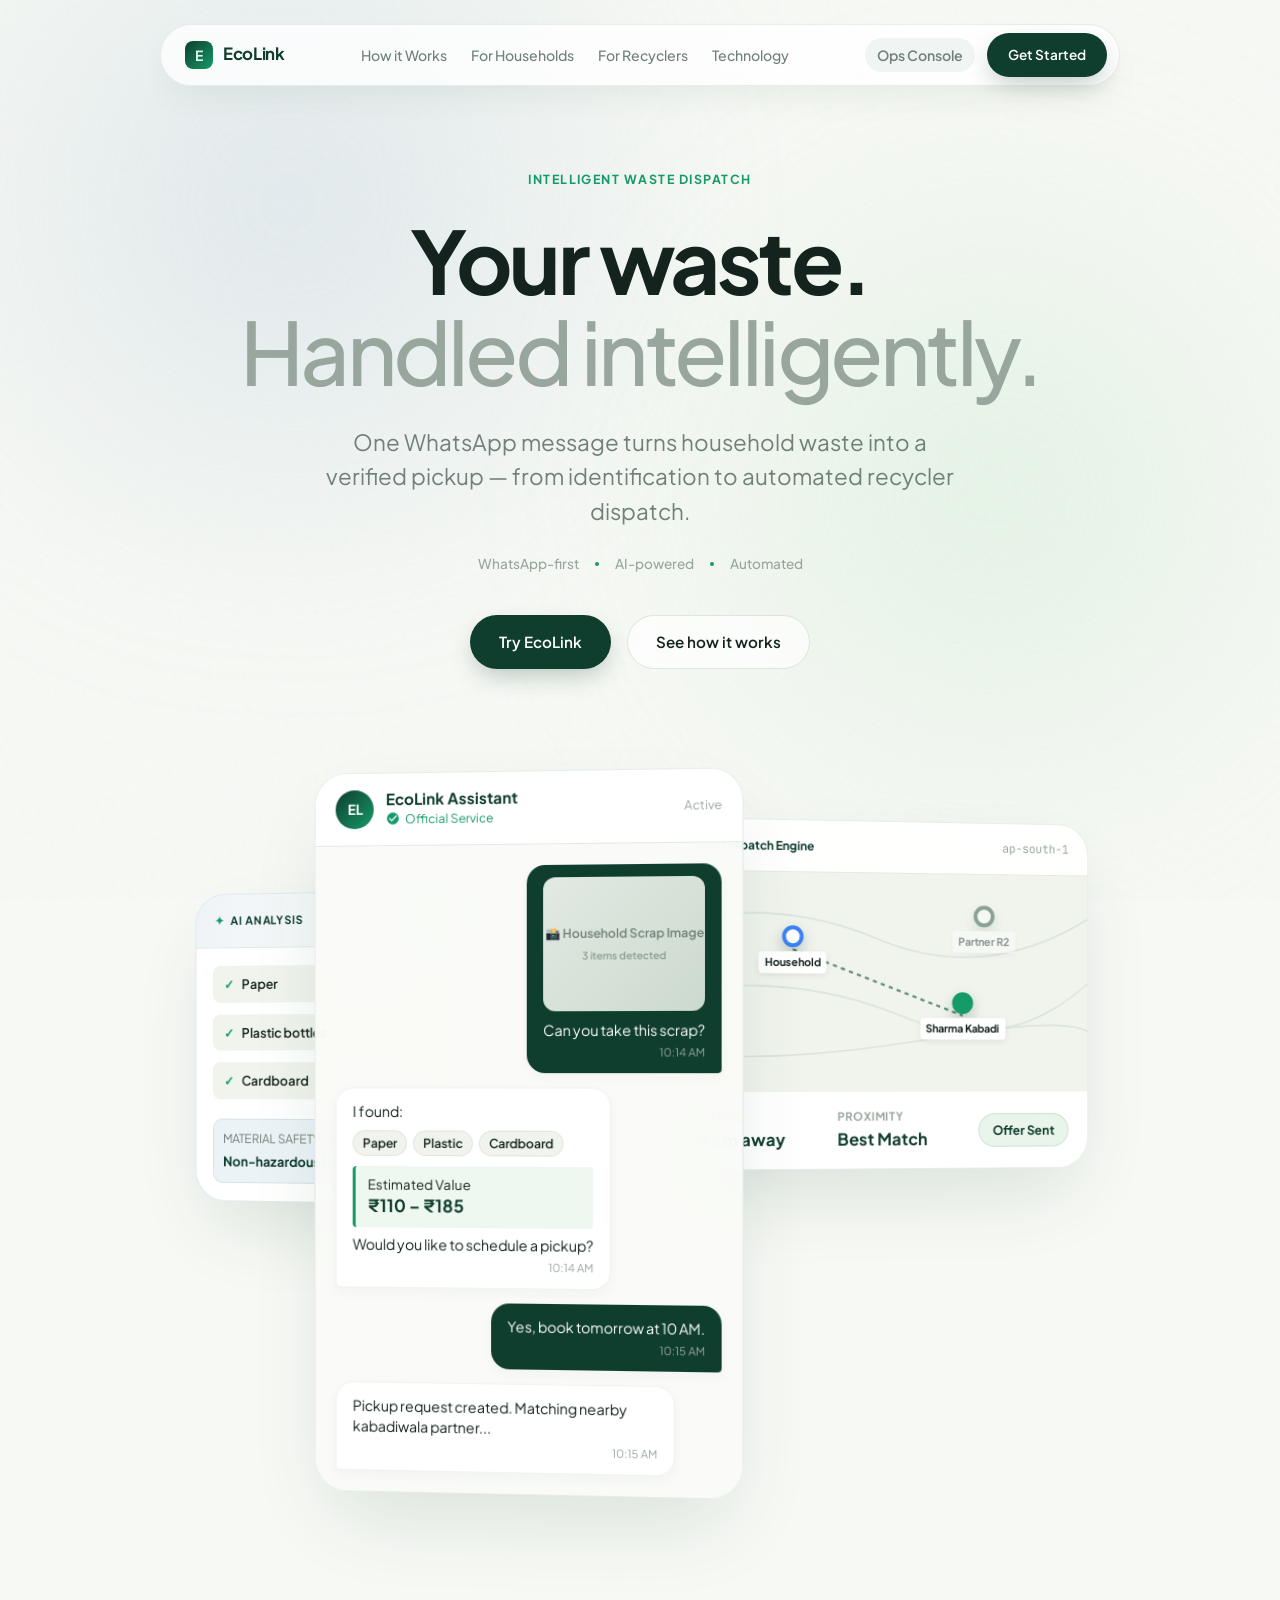
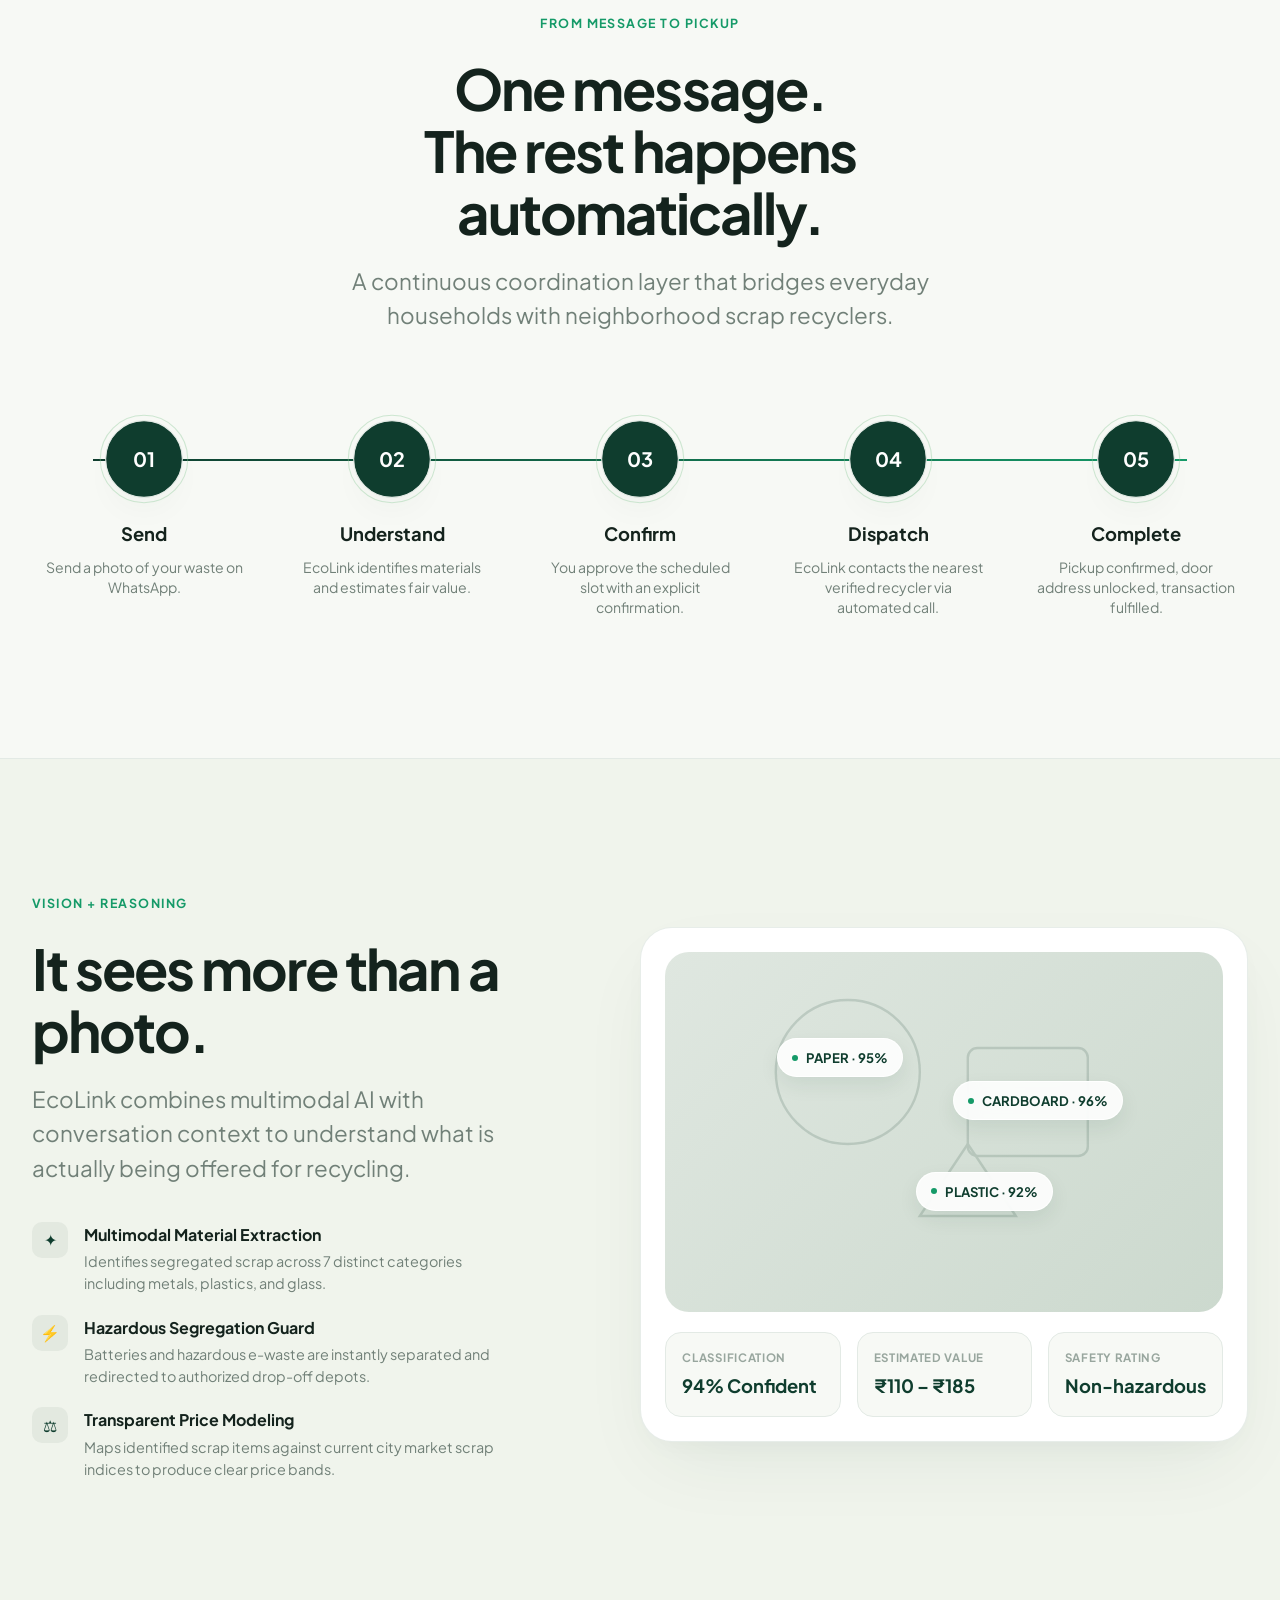
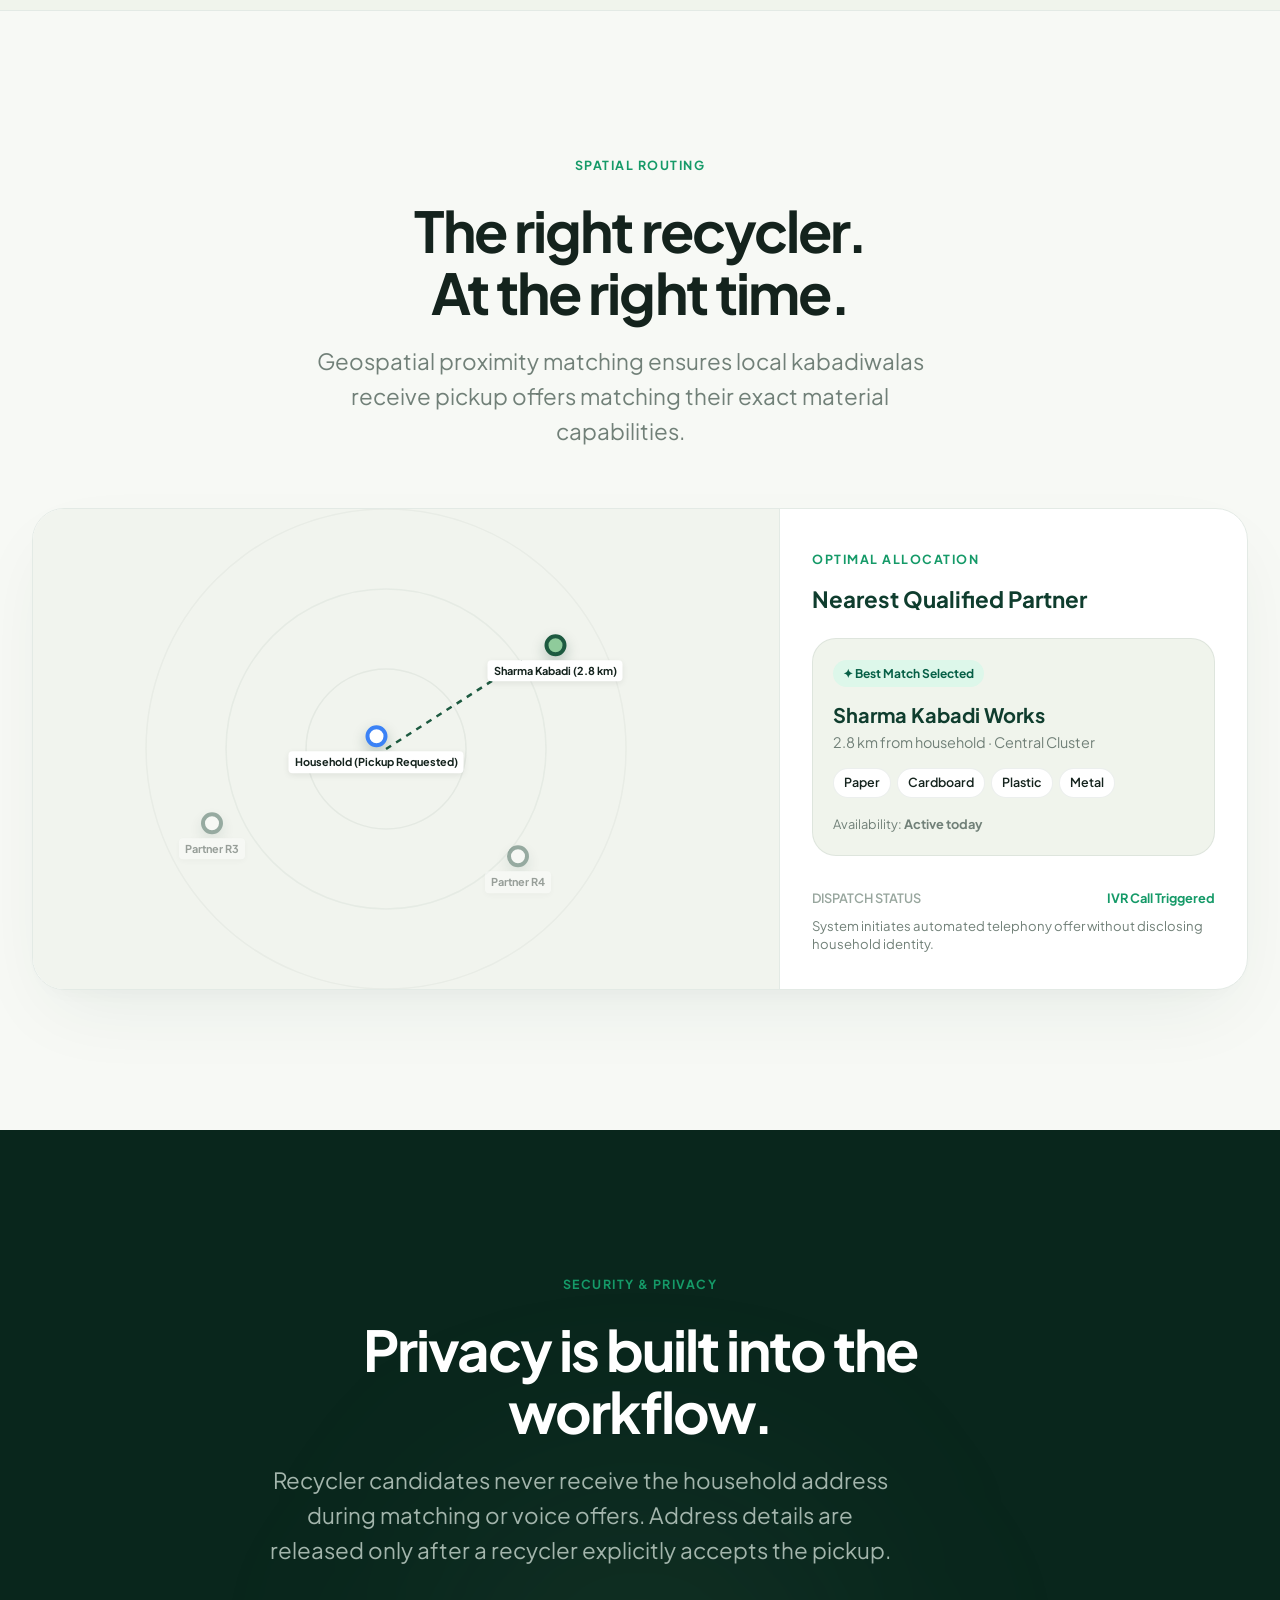
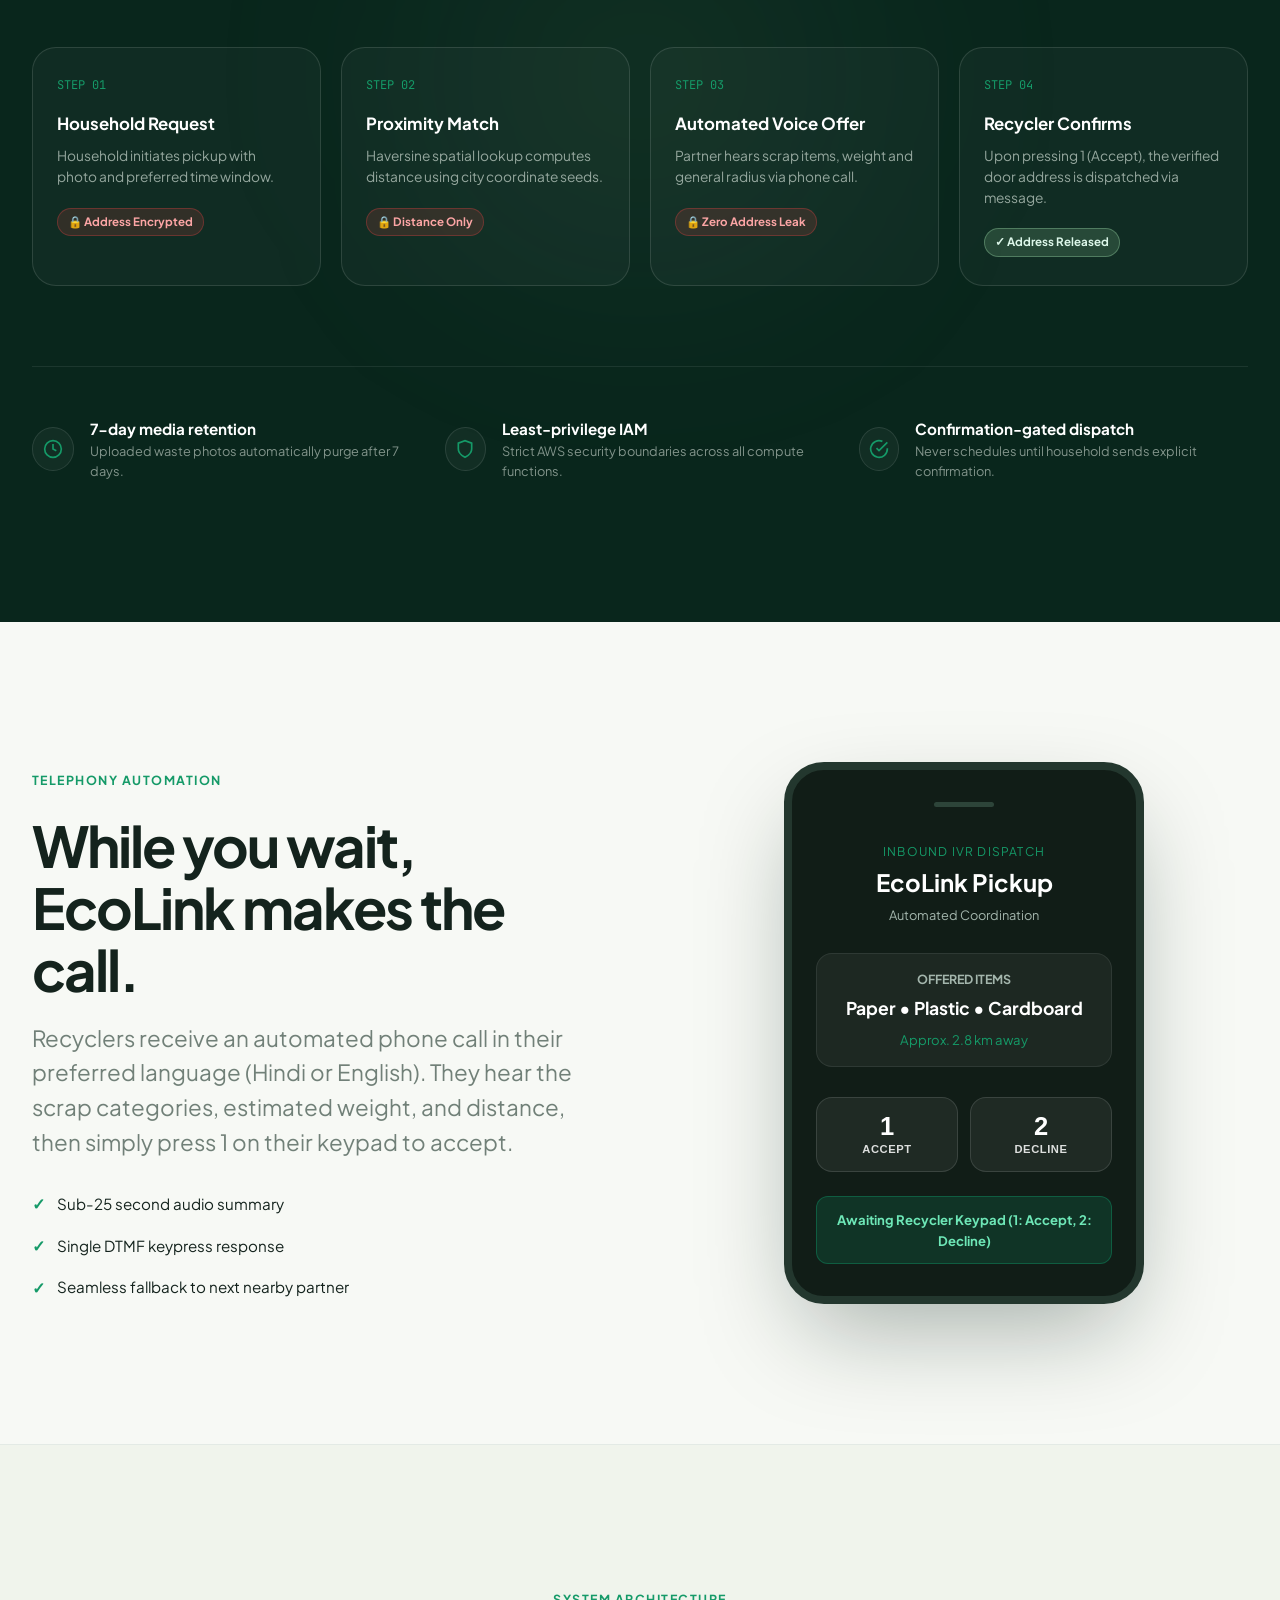
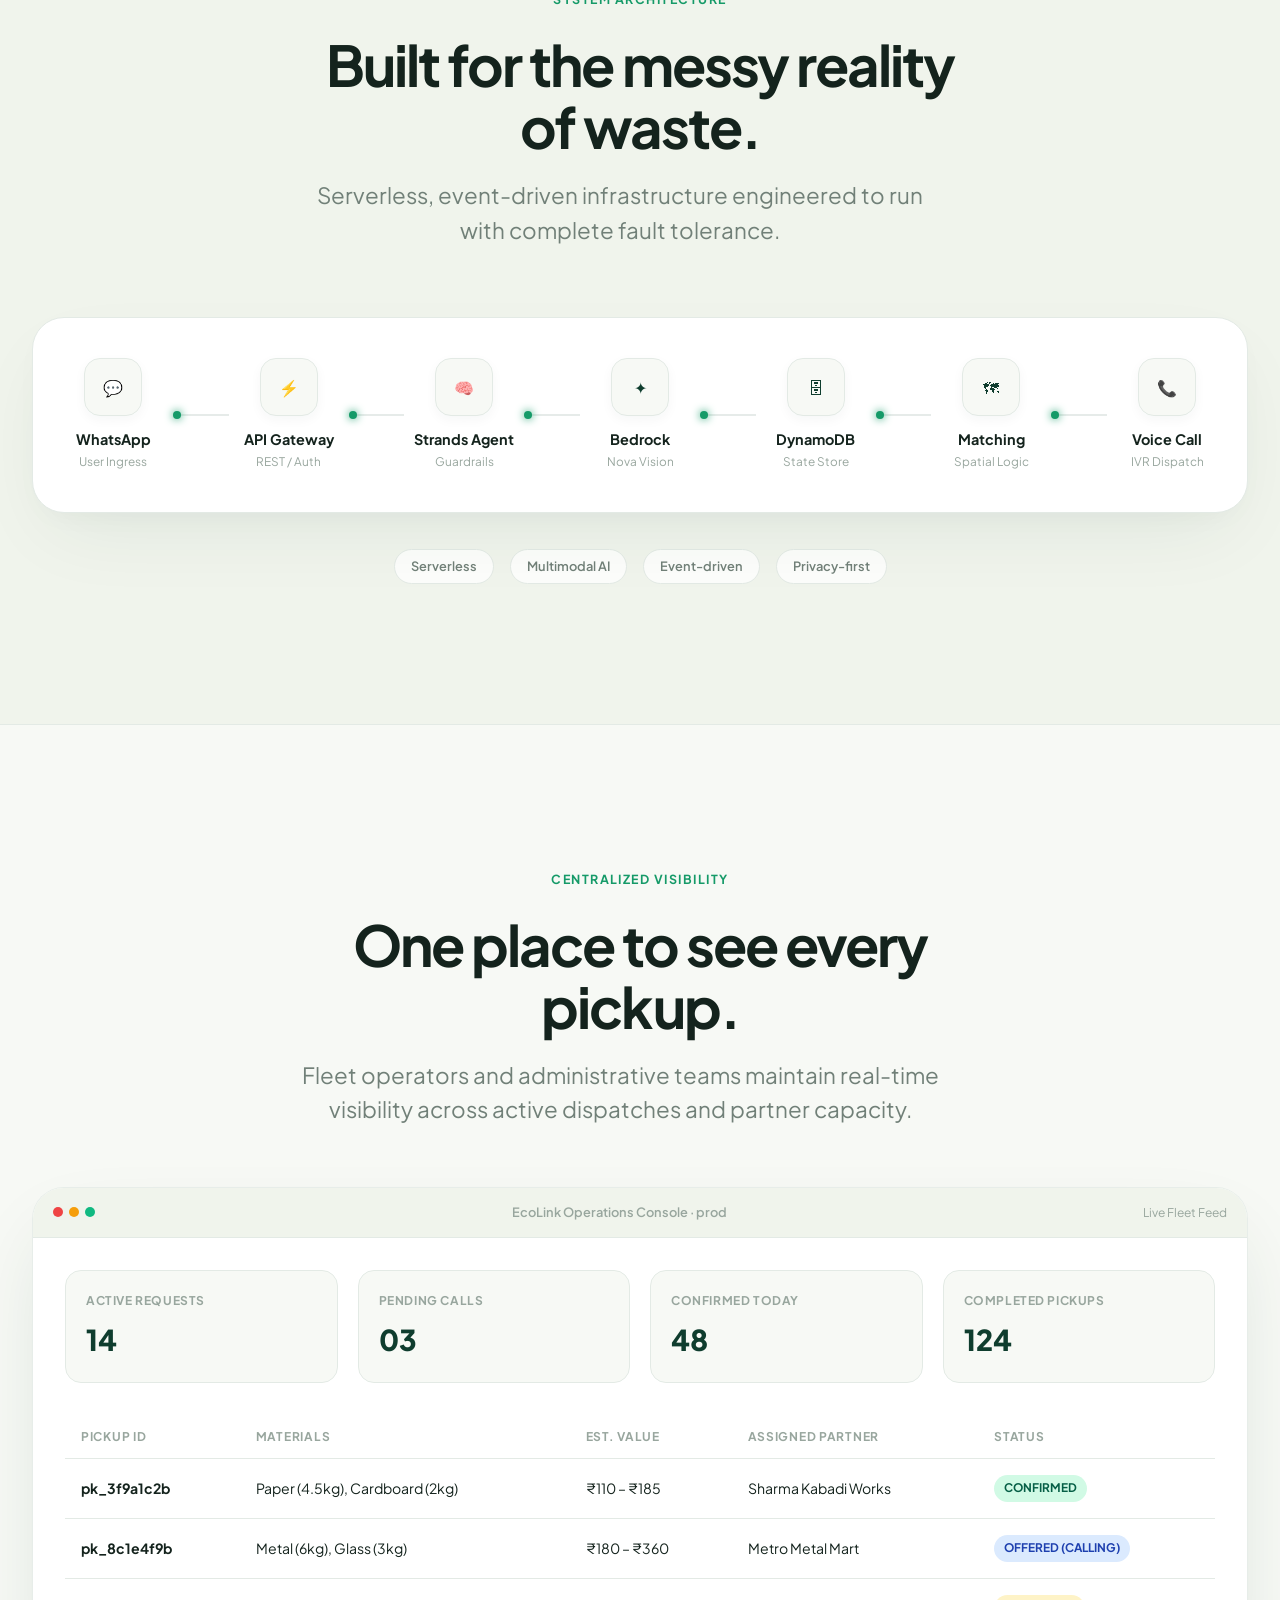
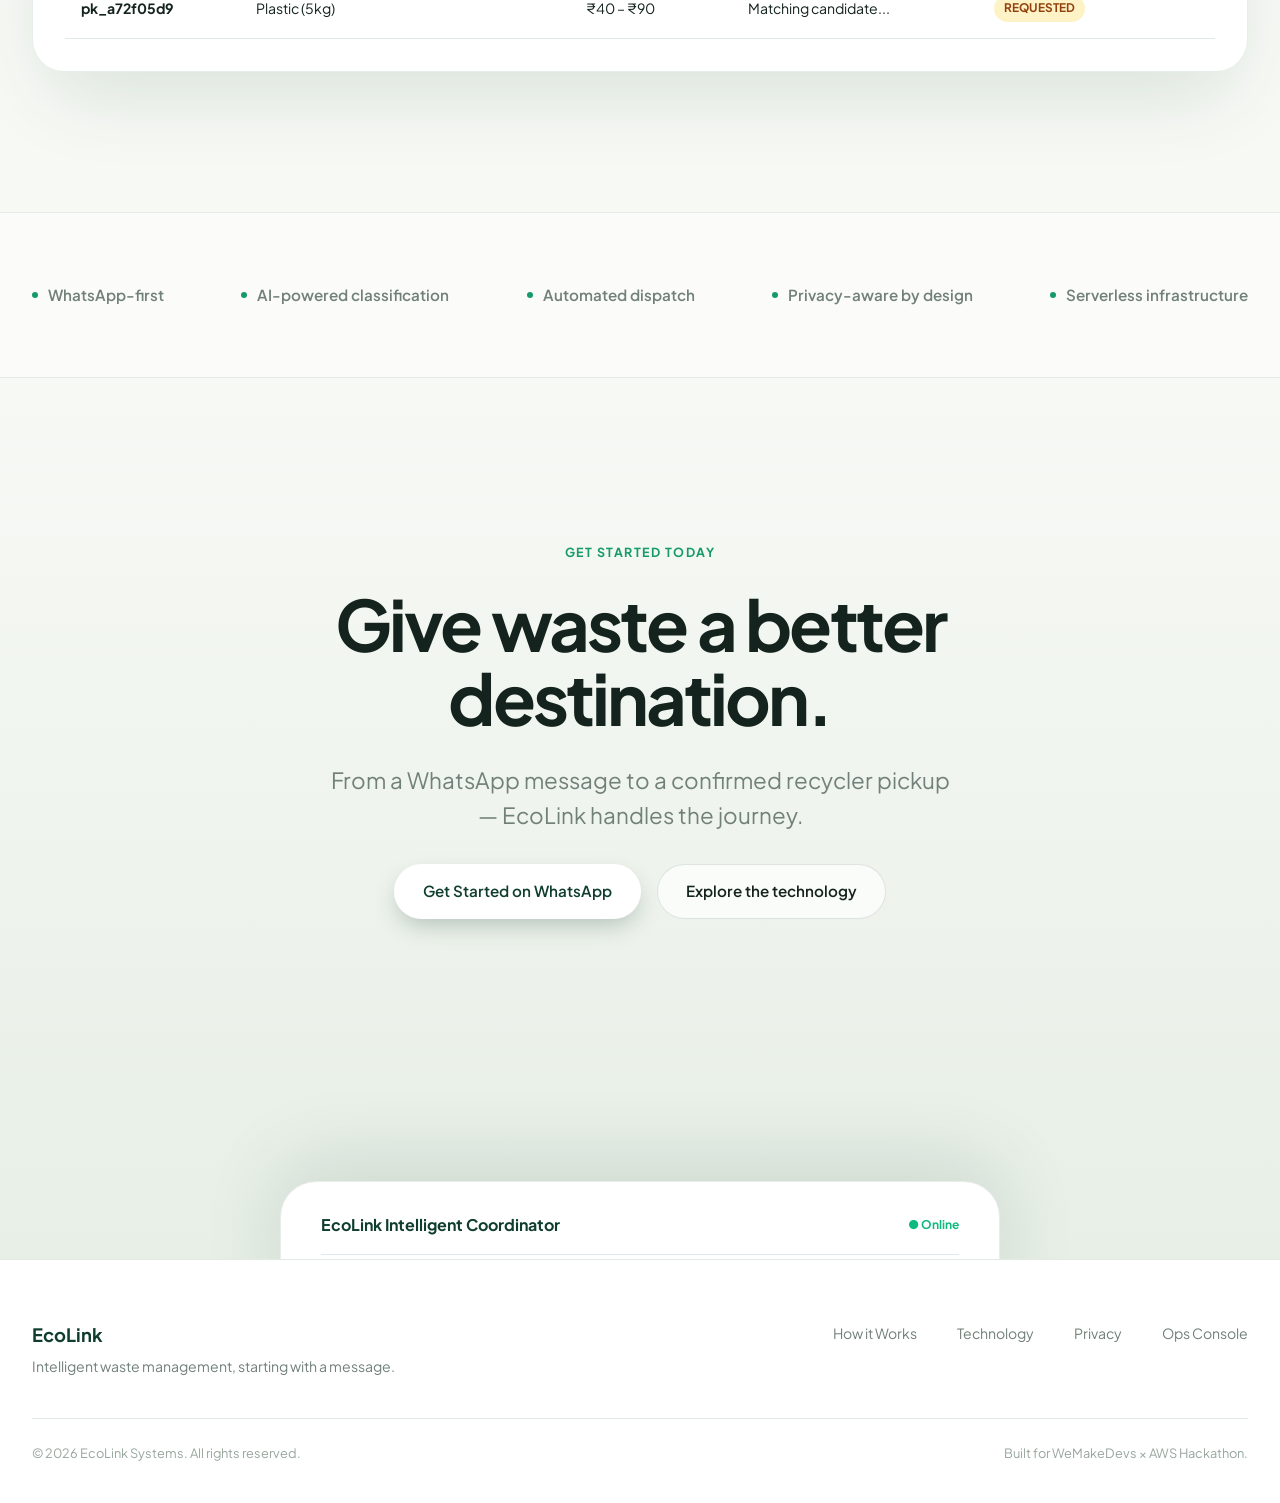
<file: site/index.html>
<!DOCTYPE html>
<html lang="en">
<head>
  <meta charset="UTF-8">
  <meta name="viewport" content="width=device-width, initial-scale=1.0">
  <title>EcoLink · Intelligent Waste Dispatch</title>
  
  <!-- Modern Geometric Typography -->
  <link rel="preconnect" href="https://fonts.googleapis.com">
  <link rel="preconnect" href="https://fonts.gstatic.com" crossorigin>
  <link href="https://fonts.googleapis.com/css2?family=JetBrains+Mono:wght@500;700&family=Plus+Jakarta+Sans:wght@400;500;600;700;800&display=swap" rel="stylesheet">
  
  <link rel="stylesheet" href="styles.css">
</head>
<body>

  <!-- Atmospheric Background Elements -->
  <div class="ambient-canvas">
    <div class="ambient-gradient-1"></div>
    <div class="ambient-gradient-2"></div>
    <div class="ambient-noise"></div>
  </div>

  <!-- Minimal Floating Navigation -->
  <header class="nav-wrap">
    <nav class="nav-bar">
      <a href="#" class="nav-brand">
        <div class="nav-logo-mark">E</div>
        <span class="nav-brand-name">EcoLink</span>
      </a>

      <ul class="nav-links">
        <li><a href="#how-it-works" class="nav-link">How it Works</a></li>
        <li><a href="#vision" class="nav-link">For Households</a></li>
        <li><a href="#dispatch" class="nav-link">For Recyclers</a></li>
        <li><a href="#architecture" class="nav-link">Technology</a></li>
      </ul>

      <div class="nav-cta-group">
        <a href="../dashboard/index.html" class="nav-link ops-transition-link" style="font-weight:600; padding:6px 12px; border-radius:var(--radius-pill); background:rgba(15,61,46,0.05);">Ops Console</a>
        <a href="#cta" class="btn btn-primary btn-pill">Get Started</a>
      </div>
    </nav>
  </header>

  <main>
    <!-- ====================================================================
         HERO SECTION
         ==================================================================== -->
    <section class="hero-section">
      <div class="container hero-text-block">
        <div class="eyebrow">INTELLIGENT WASTE DISPATCH</div>
        
        <h1 class="headline-hero">
          Your waste.<br>
          <span class="fade">Handled intelligently.</span>
        </h1>
        
        <p class="lead-text">
          One WhatsApp message turns household waste into a verified pickup — from identification to automated recycler dispatch.
        </p>

        <div class="hero-meta" style="margin-top: 24px;">
          <span>WhatsApp-first</span>
          <span class="hero-meta-dot"></span>
          <span>AI-powered</span>
          <span class="hero-meta-dot"></span>
          <span>Automated</span>
        </div>

        <div class="hero-cta-row">
          <a href="#cta" class="btn btn-primary">Try EcoLink</a>
          <a href="#how-it-works" class="btn btn-secondary">See how it works</a>
        </div>
      </div>

      <!-- Hero Product Composition (Oversized, 3 Merged Interfaces) -->
      <div class="hero-stage-container">
        <div class="hero-composition-wrap">
          
          <!-- Layer B: AI Classification Floating Panel (Behind Left) -->
          <div class="floating-panel panel-ai">
            <div class="ai-header">
              <div class="ai-tag">
                <span class="sparkle">✦</span> AI ANALYSIS
              </div>
              <span class="ai-confidence-pill">94% Confidence</span>
            </div>
            <div class="ai-body">
              <div class="ai-detection-row">
                <span class="ai-detection-name"><span class="ai-check">✓</span> Paper</span>
                <span style="color:var(--text-faint); font-size:0.75rem;">Detected</span>
              </div>
              <div class="ai-detection-row">
                <span class="ai-detection-name"><span class="ai-check">✓</span> Plastic bottles</span>
                <span style="color:var(--text-faint); font-size:0.75rem;">Detected</span>
              </div>
              <div class="ai-detection-row">
                <span class="ai-detection-name"><span class="ai-check">✓</span> Cardboard</span>
                <span style="color:var(--text-faint); font-size:0.75rem;">Detected</span>
              </div>
              <div class="ai-category-badge">
                MATERIAL SAFETY RATING
                <span>Non-hazardous Household</span>
              </div>
            </div>
          </div>

          <!-- Layer A: WhatsApp Conversation (Foreground Center) -->
          <div class="floating-panel panel-whatsapp">
            <div class="wa-header">
              <div class="wa-user-info">
                <div class="wa-avatar">EL</div>
                <div class="wa-name-group">
                  <h4>EcoLink Assistant</h4>
                  <p>
                    <svg class="wa-badge-verified" viewBox="0 0 24 24"><path d="M12 2C6.48 2 2 6.48 2 12s4.48 10 10 10 10-4.48 10-10S17.52 2 12 2zm-2 15l-5-5 1.41-1.41L10 14.17l7.59-7.59L19 8l-9 9z"/></svg>
                    Official Service
                  </p>
                </div>
              </div>
              <span style="font-size:0.75rem; color:var(--text-faint);">Active</span>
            </div>

            <div class="wa-body">
              <!-- User message with image -->
              <div class="wa-bubble user">
                <div class="wa-image-card">
                  <div class="wa-image-placeholder">
                    <span>📸 Household Scrap Image</span>
                    <small style="opacity:0.7;">3 items detected</small>
                  </div>
                </div>
                Can you take this scrap?
                <div class="wa-time">10:14 AM</div>
              </div>

              <!-- EcoLink AI reply -->
              <div class="wa-bubble agent">
                I found:
                <div class="wa-item-pill-group">
                  <span class="wa-item-pill">Paper</span>
                  <span class="wa-item-pill">Plastic</span>
                  <span class="wa-item-pill">Cardboard</span>
                </div>
                <div class="wa-price-highlight">
                  Estimated Value
                  <strong>₹110 – ₹185</strong>
                </div>
                Would you like to schedule a pickup?
                <div class="wa-time">10:14 AM</div>
              </div>

              <!-- User confirmation -->
              <div class="wa-bubble user">
                Yes, book tomorrow at 10 AM.
                <div class="wa-time">10:15 AM</div>
              </div>

              <!-- EcoLink final dispatch status -->
              <div class="wa-bubble agent">
                Pickup request created. Matching nearby kabadiwala partner...
                <div class="wa-time">10:15 AM</div>
              </div>
            </div>
          </div>

          <!-- Layer C: Recycler Dispatch Map Panel (Foreground Right) -->
          <div class="floating-panel panel-dispatch">
            <div class="dispatch-header">
              <span class="dispatch-live-badge">
                <span class="pulse-dot"></span> Live Dispatch Engine
              </span>
              <span style="font-size:0.75rem; color:var(--text-faint); font-family:var(--font-mono);">ap-south-1</span>
            </div>
            
            <div class="dispatch-map-view">
              <!-- Abstract Topographic Map Background -->
              <svg class="map-svg-grid" viewBox="0 0 400 200">
                <path d="M0,50 Q100,20 200,60 T400,40" fill="none" stroke="#D1DDD5" stroke-width="1.5"/>
                <path d="M0,110 Q120,90 220,130 T400,100" fill="none" stroke="#D1DDD5" stroke-width="1.5"/>
                <path d="M0,160 Q80,180 260,150 T400,170" fill="none" stroke="#D1DDD5" stroke-width="1.5"/>
                <line x1="120" y1="70" x2="280" y2="130" stroke="#1D5A40" stroke-width="2" stroke-dasharray="4,4"/>
              </svg>

              <!-- Household Marker -->
              <div class="map-marker household">
                <div class="map-marker-pin"></div>
                <span class="map-marker-label">Household</span>
              </div>

              <!-- Best Match Recycler Marker -->
              <div class="map-marker recycler-1">
                <div class="map-marker-pin"></div>
                <span class="map-marker-label">Sharma Kabadi</span>
              </div>

              <!-- Distant Recycler Marker -->
              <div class="map-marker recycler-other">
                <div class="map-marker-pin"></div>
                <span class="map-marker-label">Partner R2</span>
              </div>
            </div>

            <div class="dispatch-info-footer">
              <div class="dispatch-stat">
                <h5>Distance</h5>
                <p>2.8 km away</p>
              </div>
              <div class="dispatch-stat">
                <h5>Proximity</h5>
                <p>Best Match</p>
              </div>
              <span class="dispatch-status-badge">Offer Sent</span>
            </div>
          </div>

        </div>
      </div>
    </section>

    <!-- ====================================================================
         SECTION: THE SIMPLE FLOW (Sequential Progression)
         ==================================================================== -->
    <section id="how-it-works" class="section-flow">
      <div class="container">
        <div class="flow-header">
          <div class="eyebrow">FROM MESSAGE TO PICKUP</div>
          <h2 class="headline-section">
            One message.<br>
            The rest happens automatically.
          </h2>
          <p class="lead-text" style="margin: 0 auto;">
            A continuous coordination layer that bridges everyday households with neighborhood scrap recyclers.
          </p>
        </div>

        <div class="flow-path-wrapper">
          <div class="flow-line-back"></div>
          <div class="flow-line-progress" id="flow-progress-bar"></div>

          <div class="flow-steps-grid">
            <div class="flow-step-node active">
              <div class="flow-step-badge">01</div>
              <h4 class="flow-step-title">Send</h4>
              <p class="flow-step-desc">Send a photo of your waste on WhatsApp.</p>
            </div>

            <div class="flow-step-node">
              <div class="flow-step-badge">02</div>
              <h4 class="flow-step-title">Understand</h4>
              <p class="flow-step-desc">EcoLink identifies materials and estimates fair value.</p>
            </div>

            <div class="flow-step-node">
              <div class="flow-step-badge">03</div>
              <h4 class="flow-step-title">Confirm</h4>
              <p class="flow-step-desc">You approve the scheduled slot with an explicit confirmation.</p>
            </div>

            <div class="flow-step-node">
              <div class="flow-step-badge">04</div>
              <h4 class="flow-step-title">Dispatch</h4>
              <p class="flow-step-desc">EcoLink contacts the nearest verified recycler via automated call.</p>
            </div>

            <div class="flow-step-node">
              <div class="flow-step-badge">05</div>
              <h4 class="flow-step-title">Complete</h4>
              <p class="flow-step-desc">Pickup confirmed, door address unlocked, transaction fulfilled.</p>
            </div>
          </div>
        </div>
      </div>
    </section>

    <!-- ====================================================================
         SECTION: AI UNDERSTANDS THE WASTE (Split Deep Dive)
         ==================================================================== -->
    <section id="vision" class="section-vision">
      <div class="container vision-split-grid">
        <div class="vision-info-col">
          <div class="eyebrow">VISION + REASONING</div>
          <h2 class="headline-section">It sees more than a photo.</h2>
          <p class="lead-text">
            EcoLink combines multimodal AI with conversation context to understand what is actually being offered for recycling.
          </p>

          <div class="vision-features-list">
            <div class="vision-feature-item">
              <div class="vision-feat-icon">✦</div>
              <div class="vision-feat-text">
                <h4>Multimodal Material Extraction</h4>
                <p>Identifies segregated scrap across 7 distinct categories including metals, plastics, and glass.</p>
              </div>
            </div>

            <div class="vision-feature-item">
              <div class="vision-feat-icon">⚡</div>
              <div class="vision-feat-text">
                <h4>Hazardous Segregation Guard</h4>
                <p>Batteries and hazardous e-waste are instantly separated and redirected to authorized drop-off depots.</p>
              </div>
            </div>

            <div class="vision-feature-item">
              <div class="vision-feat-icon">⚖</div>
              <div class="vision-feat-text">
                <h4>Transparent Price Modeling</h4>
                <p>Maps identified scrap items against current city market scrap indices to produce clear price bands.</p>
              </div>
            </div>
          </div>
        </div>

        <!-- Vision Interface Card -->
        <div class="vision-canvas-card">
          <div class="vision-viewport">
            <svg viewBox="0 0 400 300" style="width:100%; height:100%; opacity:0.15; position:absolute;">
              <circle cx="120" cy="100" r="60" fill="none" stroke="#123B2A" stroke-width="2"/>
              <rect x="220" y="80" width="100" height="90" rx="8" fill="none" stroke="#123B2A" stroke-width="2"/>
              <polygon points="180,220 220,160 260,220" fill="none" stroke="#123B2A" stroke-width="2"/>
            </svg>

            <!-- Subtle Spatial Tags -->
            <div class="vision-region-tag region-paper">
              <span class="region-dot"></span> PAPER · 95%
            </div>
            <div class="vision-region-tag region-plastic">
              <span class="region-dot"></span> PLASTIC · 92%
            </div>
            <div class="vision-region-tag region-metal">
              <span class="region-dot"></span> CARDBOARD · 96%
            </div>
          </div>

          <div class="vision-meta-grid">
            <div class="vision-meta-card">
              <h5>Classification</h5>
              <p>94% Confident</p>
            </div>
            <div class="vision-meta-card">
              <h5>Estimated Value</h5>
              <p>₹110 – ₹185</p>
            </div>
            <div class="vision-meta-card">
              <h5>Safety Rating</h5>
              <p>Non-hazardous</p>
            </div>
          </div>
        </div>
      </div>
    </section>

    <!-- ====================================================================
         SECTION: SMART DISPATCH (Spatial Matching)
         ==================================================================== -->
    <section id="dispatch" class="section-dispatch">
      <div class="container">
        <div class="dispatch-center-header">
          <div class="eyebrow">SPATIAL ROUTING</div>
          <h2 class="headline-section">
            The right recycler.<br>
            At the right time.
          </h2>
          <p class="lead-text">
            Geospatial proximity matching ensures local kabadiwalas receive pickup offers matching their exact material capabilities.
          </p>
        </div>

        <div class="dispatch-interactive-board">
          <!-- Interactive Map Canvas -->
          <div class="dispatch-big-map">
            <svg width="100%" height="100%" viewBox="0 0 600 480" style="position:absolute; inset:0;">
              <!-- Radial Proximity Rings -->
              <circle cx="280" cy="240" r="80" fill="none" stroke="rgba(18,59,42,0.06)" stroke-width="1.5"/>
              <circle cx="280" cy="240" r="160" fill="none" stroke="rgba(18,59,42,0.05)" stroke-width="1.5"/>
              <circle cx="280" cy="240" r="240" fill="none" stroke="rgba(18,59,42,0.04)" stroke-width="1.5"/>

              <!-- Path from Household to Matched Partner -->
              <line x1="280" y1="240" x2="420" y2="150" stroke="#1D5A40" stroke-width="2.5" stroke-dasharray="6,6"/>
            </svg>

            <!-- Center Household Location -->
            <div class="map-marker" style="top: 50%; left: 46%;">
              <div class="map-marker-pin" style="border-color:#3B82F6;"></div>
              <span class="map-marker-label">Household (Pickup Requested)</span>
            </div>

            <!-- Matched Partner Pin -->
            <div class="map-marker" style="top: 31%; left: 70%;">
              <div class="map-marker-pin" style="border-color:#1D5A40; background:#8FCB9B;"></div>
              <span class="map-marker-label">Sharma Kabadi (2.8 km)</span>
            </div>

            <!-- Idle Partner Pins -->
            <div class="map-marker" style="top: 68%; left: 24%; opacity: 0.4;">
              <div class="map-marker-pin"></div>
              <span class="map-marker-label">Partner R3</span>
            </div>
            <div class="map-marker" style="top: 75%; left: 65%; opacity: 0.4;">
              <div class="map-marker-pin"></div>
              <span class="map-marker-label">Partner R4</span>
            </div>
          </div>

          <!-- Matching Details Panel -->
          <div class="dispatch-sidebar-panel">
            <div>
              <span class="eyebrow" style="margin-bottom:12px;">OPTIMAL ALLOCATION</span>
              <h3 style="font-size:1.4rem; font-weight:700; color:var(--primary-deep);">Nearest Qualified Partner</h3>
              
              <div class="matched-recycler-card">
                <span class="matched-badge-top">✦ Best Match Selected</span>
                <h4 class="matched-name">Sharma Kabadi Works</h4>
                <p class="matched-distance">2.8 km from household · Central Cluster</p>

                <div class="matched-capabilities-list">
                  <span class="matched-cap-pill">Paper</span>
                  <span class="matched-cap-pill">Cardboard</span>
                  <span class="matched-cap-pill">Plastic</span>
                  <span class="matched-cap-pill">Metal</span>
                </div>

                <div style="font-size:0.8rem; color:var(--text-muted);">
                  Availability: <strong>Active today</strong>
                </div>
              </div>
            </div>

            <div style="margin-top:24px;">
              <div style="display:flex; justify-content:space-between; align-items:center; margin-bottom:8px;">
                <span style="font-size:0.8rem; font-weight:600; color:var(--text-faint);">DISPATCH STATUS</span>
                <span style="font-size:0.8rem; font-weight:700; color:var(--primary-forest);">IVR Call Triggered</span>
              </div>
              <p style="font-size:0.82rem; color:var(--text-muted); line-height:1.4;">
                System initiates automated telephony offer without disclosing household identity.
              </p>
            </div>
          </div>
        </div>
      </div>
    </section>

    <!-- ====================================================================
         SECTION: PRIVACY FIRST (Monochromatic Dark Section)
         ==================================================================== -->
    <section id="privacy" class="section-privacy">
      <div class="privacy-glow-bg"></div>
      
      <div class="container">
        <div class="privacy-header">
          <div class="eyebrow eyebrow-dark">SECURITY & PRIVACY</div>
          <h2 class="headline-section">Privacy is built into the workflow.</h2>
          <p class="lead-text">
            Recycler candidates never receive the household address during matching or voice offers. Address details are released only after a recycler explicitly accepts the pickup.
          </p>
        </div>

        <!-- Privacy Pipeline Sequence -->
        <div class="privacy-pipeline">
          <div class="privacy-gate-card">
            <span class="privacy-step-num">STEP 01</span>
            <h4 class="privacy-gate-title">Household Request</h4>
            <p class="privacy-gate-desc">Household initiates pickup with photo and preferred time window.</p>
            <span class="privacy-status-pill locked">🔒 Address Encrypted</span>
          </div>

          <div class="privacy-gate-card">
            <span class="privacy-step-num">STEP 02</span>
            <h4 class="privacy-gate-title">Proximity Match</h4>
            <p class="privacy-gate-desc">Haversine spatial lookup computes distance using city coordinate seeds.</p>
            <span class="privacy-status-pill locked">🔒 Distance Only</span>
          </div>

          <div class="privacy-gate-card">
            <span class="privacy-step-num">STEP 03</span>
            <h4 class="privacy-gate-title">Automated Voice Offer</h4>
            <p class="privacy-gate-desc">Partner hears scrap items, weight and general radius via phone call.</p>
            <span class="privacy-status-pill locked">🔒 Zero Address Leak</span>
          </div>

          <div class="privacy-gate-card">
            <span class="privacy-step-num">STEP 04</span>
            <h4 class="privacy-gate-title">Recycler Confirms</h4>
            <p class="privacy-gate-desc">Upon pressing 1 (Accept), the verified door address is dispatched via message.</p>
            <span class="privacy-status-pill unlocked">✓ Address Released</span>
          </div>
        </div>

        <!-- 3 Understated Security Indicators -->
        <div class="privacy-badges-row">
          <div class="security-badge-item">
            <div class="sec-icon-circle">
              <svg width="20" height="20" viewBox="0 0 24 24" fill="none" stroke="currentColor" stroke-width="2"><circle cx="12" cy="12" r="10"/><polyline points="12 6 12 12 16 14"/></svg>
            </div>
            <div class="sec-info">
              <h4>7-day media retention</h4>
              <p>Uploaded waste photos automatically purge after 7 days.</p>
            </div>
          </div>

          <div class="security-badge-item">
            <div class="sec-icon-circle">
              <svg width="20" height="20" viewBox="0 0 24 24" fill="none" stroke="currentColor" stroke-width="2"><path d="M12 22s8-4 8-10V5l-8-3-8 3v7c0 6 8 10 8 10z"/></svg>
            </div>
            <div class="sec-info">
              <h4>Least-privilege IAM</h4>
              <p>Strict AWS security boundaries across all compute functions.</p>
            </div>
          </div>

          <div class="security-badge-item">
            <div class="sec-icon-circle">
              <svg width="20" height="20" viewBox="0 0 24 24" fill="none" stroke="currentColor" stroke-width="2"><path d="M22 11.08V12a10 10 0 1 1-5.93-9.14"/><polyline points="22 4 12 14.01 9 11.01"/></svg>
            </div>
            <div class="sec-info">
              <h4>Confirmation-gated dispatch</h4>
              <p>Never schedules until household sends explicit confirmation.</p>
            </div>
          </div>
        </div>
      </div>
    </section>

    <!-- ====================================================================
         SECTION: AUTOMATED RECYCLER CALL (Cinematic IVR Call)
         ==================================================================== -->
    <section class="section-voice-call">
      <div class="container voice-call-split">
        <div>
          <div class="eyebrow">TELEPHONY AUTOMATION</div>
          <h2 class="headline-section">
            While you wait,<br>
            EcoLink makes the call.
          </h2>
          <p class="lead-text">
            Recyclers receive an automated phone call in their preferred language (Hindi or English). They hear the scrap categories, estimated weight, and distance, then simply press 1 on their keypad to accept.
          </p>

          <div style="margin-top:32px; display:flex; flex-direction:column; gap:16px;">
            <div style="display:flex; align-items:center; gap:12px;">
              <span style="font-weight:700; color:var(--primary-forest);">✓</span>
              <span style="font-size:0.95rem; color:var(--text-primary);">Sub-25 second audio summary</span>
            </div>
            <div style="display:flex; align-items:center; gap:12px;">
              <span style="font-weight:700; color:var(--primary-forest);">✓</span>
              <span style="font-size:0.95rem; color:var(--text-primary);">Single DTMF keypress response</span>
            </div>
            <div style="display:flex; align-items:center; gap:12px;">
              <span style="font-weight:700; color:var(--primary-forest);">✓</span>
              <span style="font-size:0.95rem; color:var(--text-primary);">Seamless fallback to next nearby partner</span>
            </div>
          </div>
        </div>

        <!-- Phone Interface Mockup -->
        <div class="phone-mockup-wrapper">
          <div class="phone-screen-card">
            <div class="phone-top-speaker"></div>

            <div class="call-header-status">
              <span class="call-subtext" id="call-status-label">Inbound IVR Dispatch</span>
              <h3 class="call-title">EcoLink Pickup</h3>
              <p style="font-size:0.8rem; color:#A3B5AC; margin-top:4px;">Automated Coordination</p>
            </div>

            <div class="call-details-box">
              <h5>Offered Items</h5>
              <p>Paper • Plastic • Cardboard</p>
              <span style="display:block; font-size:0.82rem; color:var(--accent-mint); margin-top:6px;">
                Approx. 2.8 km away
              </span>
            </div>

            <div class="call-keypad-action">
              <div class="keypad-btn-row">
                <button class="key-digit-btn" id="btn-key-accept">
                  <span class="key-digit">1</span>
                  <span class="key-label">ACCEPT</span>
                </button>
                <button class="key-digit-btn">
                  <span class="key-digit">2</span>
                  <span class="key-label">DECLINE</span>
                </button>
              </div>
            </div>

            <div class="call-result-banner" id="call-result-banner">
              Awaiting Recycler Keypad (1: Accept, 2: Decline)
            </div>
          </div>
        </div>
      </div>
    </section>

    <!-- ====================================================================
         SECTION: TECHNICAL ARCHITECTURE (Particle Pipeline)
         ==================================================================== -->
    <section id="architecture" class="section-architecture">
      <div class="container">
        <div class="arch-header">
          <div class="eyebrow">SYSTEM ARCHITECTURE</div>
          <h2 class="headline-section">Built for the messy reality of waste.</h2>
          <p class="lead-text">
            Serverless, event-driven infrastructure engineered to run with complete fault tolerance.
          </p>
        </div>

        <div class="arch-flow-pipeline">
          <div class="arch-node">
            <div class="arch-icon-box">💬</div>
            <span class="arch-node-name">WhatsApp</span>
            <span class="arch-node-sub">User Ingress</span>
          </div>

          <div class="arch-connector"><div class="arch-particle"></div></div>

          <div class="arch-node">
            <div class="arch-icon-box">⚡</div>
            <span class="arch-node-name">API Gateway</span>
            <span class="arch-node-sub">REST / Auth</span>
          </div>

          <div class="arch-connector"><div class="arch-particle" style="animation-delay:0.5s;"></div></div>

          <div class="arch-node">
            <div class="arch-icon-box">🧠</div>
            <span class="arch-node-name">Strands Agent</span>
            <span class="arch-node-sub">Guardrails</span>
          </div>

          <div class="arch-connector"><div class="arch-particle" style="animation-delay:1s;"></div></div>

          <div class="arch-node">
            <div class="arch-icon-box">✦</div>
            <span class="arch-node-name">Bedrock</span>
            <span class="arch-node-sub">Nova Vision</span>
          </div>

          <div class="arch-connector"><div class="arch-particle" style="animation-delay:1.5s;"></div></div>

          <div class="arch-node">
            <div class="arch-icon-box">🗄</div>
            <span class="arch-node-name">DynamoDB</span>
            <span class="arch-node-sub">State Store</span>
          </div>

          <div class="arch-connector"><div class="arch-particle" style="animation-delay:2s;"></div></div>

          <div class="arch-node">
            <div class="arch-icon-box">🗺</div>
            <span class="arch-node-name">Matching</span>
            <span class="arch-node-sub">Spatial Logic</span>
          </div>

          <div class="arch-connector"><div class="arch-particle" style="animation-delay:2.5s;"></div></div>

          <div class="arch-node">
            <div class="arch-icon-box">📞</div>
            <span class="arch-node-name">Voice Call</span>
            <span class="arch-node-sub">IVR Dispatch</span>
          </div>
        </div>

        <div class="arch-pills-row">
          <span class="arch-tag-pill">Serverless</span>
          <span class="arch-tag-pill">Multimodal AI</span>
          <span class="arch-tag-pill">Event-driven</span>
          <span class="arch-tag-pill">Privacy-first</span>
        </div>
      </div>
    </section>

    <!-- ====================================================================
         SECTION: OPERATIONS DASHBOARD (Mockup)
         ==================================================================== -->
    <section class="section-dashboard-preview">
      <div class="container">
        <div class="dash-preview-header">
          <div class="eyebrow">CENTRALIZED VISIBILITY</div>
          <h2 class="headline-section">One place to see every pickup.</h2>
          <p class="lead-text">
            Fleet operators and administrative teams maintain real-time visibility across active dispatches and partner capacity.
          </p>
        </div>

        <div class="dash-mockup-frame">
          <div class="dash-window-topbar">
            <div class="dash-window-dots">
              <span class="dash-dot" style="background:#EF4444;"></span>
              <span class="dash-dot" style="background:#F59E0B;"></span>
              <span class="dash-dot" style="background:#10B981;"></span>
            </div>
            <span class="dash-window-title">EcoLink Operations Console · prod</span>
            <span style="font-size:0.75rem; color:var(--text-faint);">Live Fleet Feed</span>
          </div>

          <div class="dash-body-inner">
            <div class="dash-metrics-grid">
              <div class="dash-metric-card">
                <h6>Active Requests</h6>
                <div class="num">14</div>
              </div>
              <div class="dash-metric-card">
                <h6>Pending Calls</h6>
                <div class="num">03</div>
              </div>
              <div class="dash-metric-card">
                <h6>Confirmed Today</h6>
                <div class="num">48</div>
              </div>
              <div class="dash-metric-card">
                <h6>Completed Pickups</h6>
                <div class="num">124</div>
              </div>
            </div>

            <table class="dash-feed-table">
              <thead>
                <tr>
                  <th>Pickup ID</th>
                  <th>Materials</th>
                  <th>Est. Value</th>
                  <th>Assigned Partner</th>
                  <th>Status</th>
                </tr>
              </thead>
              <tbody>
                <tr>
                  <td><strong>pk_3f9a1c2b</strong></td>
                  <td>Paper (4.5kg), Cardboard (2kg)</td>
                  <td>₹110 – ₹185</td>
                  <td>Sharma Kabadi Works</td>
                  <td><span class="dash-status-chip chip-confirmed">Confirmed</span></td>
                </tr>
                <tr>
                  <td><strong>pk_8c1e4f9b</strong></td>
                  <td>Metal (6kg), Glass (3kg)</td>
                  <td>₹180 – ₹360</td>
                  <td>Metro Metal Mart</td>
                  <td><span class="dash-status-chip chip-offered">Offered (Calling)</span></td>
                </tr>
                <tr>
                  <td><strong>pk_a72f05d9</strong></td>
                  <td>Plastic (5kg)</td>
                  <td>₹40 – ₹90</td>
                  <td>Matching candidate...</td>
                  <td><span class="dash-status-chip chip-requested">Requested</span></td>
                </tr>
              </tbody>
            </table>
          </div>
        </div>
      </div>
    </section>

    <!-- ====================================================================
         SECTION: SOCIAL / TRUST
         ==================================================================== -->
    <section class="section-trust">
      <div class="container">
        <div class="trust-principles-row">
          <div class="trust-item"><span class="trust-dot"></span> WhatsApp-first</div>
          <div class="trust-item"><span class="trust-dot"></span> AI-powered classification</div>
          <div class="trust-item"><span class="trust-dot"></span> Automated dispatch</div>
          <div class="trust-item"><span class="trust-dot"></span> Privacy-aware by design</div>
          <div class="trust-item"><span class="trust-dot"></span> Serverless infrastructure</div>
        </div>
      </div>
    </section>

    <!-- ====================================================================
         SECTION: FINAL CTA
         ==================================================================== -->
    <section id="cta" class="section-final-cta">
      <div class="container">
        <div class="cta-header-box">
          <div class="eyebrow">GET STARTED TODAY</div>
          <h2 class="headline-hero" style="font-size:clamp(3rem, 5.5vw, 5rem);">
            Give waste a better destination.
          </h2>
          <p class="lead-text" style="margin: 0 auto 32px;">
            From a WhatsApp message to a confirmed recycler pickup — EcoLink handles the journey.
          </p>

          <div class="hero-cta-row">
            <a href="https://wa.me/" target="_blank" class="btn btn-primary btn-glow">Get Started on WhatsApp</a>
            <a href="#architecture" class="btn btn-secondary">Explore the technology</a>
          </div>
        </div>

        <div class="cta-bottom-art">
          <div class="cta-floating-preview">
            <div style="display:flex; justify-content:space-between; align-items:center; border-bottom:1px solid #E2E8F0; padding-bottom:16px;">
              <span style="font-weight:700; color:var(--primary-deep);">EcoLink Intelligent Coordinator</span>
              <span style="font-size:0.75rem; color:#10B981; font-weight:700;">● Online</span>
            </div>
            <p style="padding:20px 0; font-size:0.9rem; color:var(--text-muted);">
              "Ready to clear out household scrap? Send your photo to begin."
            </p>
          </div>
        </div>
      </div>
    </section>
  </main>

  <!-- ====================================================================
       FOOTER
       ==================================================================== -->
  <footer class="footer-wrap">
    <div class="container">
      <div class="footer-inner">
        <div class="footer-brand">
          <h4>EcoLink</h4>
          <p>Intelligent waste management, starting with a message.</p>
        </div>

        <ul class="footer-links-group">
          <li><a href="#how-it-works" class="footer-link">How it Works</a></li>
          <li><a href="#architecture" class="footer-link">Technology</a></li>
          <li><a href="#privacy" class="footer-link">Privacy</a></li>
          <li><a href="../dashboard/index.html" class="footer-link ops-transition-link">Ops Console</a></li>
        </ul>
      </div>

      <div class="footer-bottom-bar">
        <span>© 2026 EcoLink Systems. All rights reserved.</span>
        <span>Built for WeMakeDevs × AWS Hackathon.</span>
      </div>
    </div>
  </footer>

  <!-- Subtle 500ms Dispatch Path Transition Screen -->
  <div id="landing-ops-transition" class="landing-transition-layer">
    <div class="landing-transition-box">
      <div class="transition-route-indicator">
        <span class="route-node">HOUSEHOLD</span>
        <div class="route-line"><div class="route-pulse"></div></div>
        <span class="route-node" style="color:var(--primary-forest);">ECOLINK</span>
        <div class="route-line"><div class="route-pulse" style="animation-delay:0.2s;"></div></div>
        <span class="route-node">RECYCLER</span>
      </div>
      <p style="margin-top:14px; font-size:0.8rem; font-family:var(--font-mono); color:var(--text-faint); letter-spacing:0.06em;">CONNECTING TO ECOLINK OPS...</p>
    </div>
  </div>

  <script src="app.js"></script>
</body>
</html>
</file>
<file: site/styles.css>
/* ==========================================================================
   EcoLink Premium SaaS Design System
   Palette:
   Backgrounds: #F7F8F3, #F1F5EE, #E8EEE4
   Primary Dark: #123B2A, #1D5A40, #0A2218
   Accent Mint: #8FCB9B, #B9E6C1
   AI Blue: #AFC8D9, #D9E6EE
   Text: #10231B, #52645B, #829288
   Card / Surfaces: rgba(255, 255, 255, 0.75), #FFFFFF
   ========================================================================== */

:root {
  --bg-main: #F7F9F5;
  --bg-subtle: #F0F4EC;
  --bg-card: rgba(255, 255, 255, 0.85);
  --bg-card-hover: rgba(255, 255, 255, 0.95);

  --primary-deep: #0F3D2E;
  --primary-forest: #159A68;
  --primary-darkest: #09261C;

  --accent-mint: #159A68;
  --accent-light-mint: #DDF7EA;
  --accent-soft-glow: rgba(221, 247, 234, 0.45);

  --ai-accent: #DCECF4;
  --ai-soft: #EEF5F9;

  --text-primary: #14231D;
  --text-muted: #718078;
  --text-faint: #98A69E;

  --border-subtle: #E3EAE5;
  --border-glass: rgba(227, 234, 229, 0.85);
  --border-dark-glass: rgba(255, 255, 255, 0.12);

  --shadow-ambient: 0 30px 80px -20px rgba(15, 61, 46, 0.08), 0 10px 30px -10px rgba(15, 61, 46, 0.04);
  --shadow-card: 0 16px 36px -12px rgba(15, 61, 46, 0.06), 0 2px 6px -1px rgba(15, 61, 46, 0.02);
  --shadow-floating: 0 36px 84px -20px rgba(15, 61, 46, 0.14);
  --shadow-glass: inset 0 1px 0 rgba(255, 255, 255, 0.8), 0 20px 50px rgba(18, 59, 42, 0.08);

  --radius-pill: 9999px;
  --radius-xl: 32px;
  --radius-lg: 24px;
  --radius-md: 16px;
  --radius-sm: 10px;

  --font-sans: 'Plus Jakarta Sans', -apple-system, BlinkMacSystemFont, "Segoe UI", Roboto, sans-serif;
  --font-mono: 'JetBrains Mono', monospace;

  --ease-spring: cubic-bezier(0.16, 1, 0.3, 1);
  --ease-smooth: cubic-bezier(0.22, 1, 0.36, 1);
}

/* Base & Reset */
*, *::before, *::after {
  box-sizing: border-box;
  margin: 0;
  padding: 0;
}

html {
  font-family: var(--font-sans);
  background-color: var(--bg-main);
  color: var(--text-primary);
  scroll-behavior: smooth;
  text-rendering: optimizeLegibility;
  -webkit-font-smoothing: antialiased;
  -moz-osx-font-smoothing: grayscale;
}

body {
  overflow-x: hidden;
  position: relative;
  line-height: 1.6;
}

/* Background Atmosphere */
.ambient-canvas {
  position: fixed;
  inset: 0;
  pointer-events: none;
  z-index: 0;
  overflow: hidden;
}

.ambient-gradient-1 {
  position: absolute;
  top: -20vh;
  left: -15vw;
  width: 75vw;
  height: 85vh;
  background: radial-gradient(circle, rgba(175, 200, 217, 0.35) 0%, rgba(241, 245, 238, 0.0) 70%);
  filter: blur(80px);
}

.ambient-gradient-2 {
  position: absolute;
  top: 15vh;
  right: -10vw;
  width: 65vw;
  height: 80vh;
  background: radial-gradient(circle, rgba(185, 230, 193, 0.35) 0%, rgba(247, 248, 243, 0.0) 70%);
  filter: blur(90px);
}

.ambient-noise {
  position: absolute;
  inset: 0;
  opacity: 0.025;
  background-image: url("data:image/svg+xml,%3Csvg viewBox='0 0 200 200' xmlns='http://www.w3.org/2000/svg'%3E%3Cfilter id='noiseFilter'%3E%3CfeTurbulence type='fractalNoise' baseFrequency='0.8' numOctaves='3' stitchTiles='stitch'/%3E%3C/filter%3E%3Crect width='100%25' height='100%25' filter='url(%23noiseFilter)'/%3E%3C/svg%3E");
}

/* Container */
.container {
  max-width: 1280px;
  margin: 0 auto;
  padding: 0 32px;
  position: relative;
  z-index: 1;
}

.container-narrow {
  max-width: 960px;
  margin: 0 auto;
  padding: 0 32px;
  position: relative;
  z-index: 1;
}

/* Typography Presets */
.eyebrow {
  display: inline-flex;
  align-items: center;
  font-size: 0.78rem;
  font-weight: 700;
  letter-spacing: 0.12em;
  text-transform: uppercase;
  color: var(--primary-forest);
  margin-bottom: 24px;
}

.eyebrow-dark {
  color: var(--accent-mint);
}

.headline-hero {
  font-size: clamp(3.2rem, 6.8vw, 6.2rem);
  font-weight: 700;
  line-height: 1.05;
  letter-spacing: -0.04em;
  color: var(--text-primary);
  margin-bottom: 28px;
}

.headline-hero span.fade {
  color: var(--text-faint);
  font-weight: 500;
}

.headline-section {
  font-size: clamp(2.2rem, 4.4vw, 4.2rem);
  font-weight: 700;
  line-height: 1.1;
  letter-spacing: -0.035em;
  color: var(--text-primary);
  margin-bottom: 20px;
}

.lead-text {
  font-size: clamp(1.15rem, 1.8vw, 1.4rem);
  font-weight: 400;
  line-height: 1.55;
  color: var(--text-muted);
  max-width: 640px;
}

/* Buttons & Links */
.btn {
  display: inline-flex;
  align-items: center;
  justify-content: center;
  gap: 10px;
  padding: 14px 28px;
  border-radius: var(--radius-pill);
  font-size: 0.95rem;
  font-weight: 600;
  text-decoration: none;
  cursor: pointer;
  border: 1px solid transparent;
  transition: all 0.3s var(--ease-spring);
  position: relative;
  overflow: hidden;
}

.btn-primary {
  background-color: var(--primary-deep);
  color: #FFFFFF;
  box-shadow: 0 10px 25px -5px rgba(18, 59, 42, 0.28);
}

.btn-primary:hover {
  background-color: var(--primary-forest);
  transform: translateY(-2px);
  box-shadow: 0 16px 32px -6px rgba(18, 59, 42, 0.35);
}

.btn-secondary {
  background-color: rgba(255, 255, 255, 0.7);
  color: var(--text-primary);
  border-color: rgba(18, 59, 42, 0.12);
  backdrop-filter: blur(12px);
}

.btn-secondary:hover {
  background-color: #FFFFFF;
  border-color: rgba(18, 59, 42, 0.25);
  transform: translateY(-2px);
}

.btn-pill {
  padding: 10px 20px;
  font-size: 0.85rem;
}

.btn-glow {
  background: #FFFFFF;
  color: var(--primary-deep);
}
.btn-glow:hover {
  background: var(--bg-main);
  box-shadow: 0 0 35px rgba(255, 255, 255, 0.35);
  transform: translateY(-2px);
}

/* ==========================================================================
   NAVIGATION
   ========================================================================== */
.nav-wrap {
  position: fixed;
  top: 24px;
  left: 0;
  right: 0;
  z-index: 100;
  display: flex;
  justify-content: center;
  pointer-events: none;
  padding: 0 20px;
}

.nav-bar {
  pointer-events: auto;
  display: flex;
  align-items: center;
  justify-content: space-between;
  gap: 24px;
  padding: 8px 12px 8px 24px;
  background: rgba(255, 255, 255, 0.78);
  backdrop-filter: blur(20px);
  -webkit-backdrop-filter: blur(20px);
  border: 1px solid var(--border-glass);
  border-radius: var(--radius-pill);
  box-shadow: 0 16px 36px -10px rgba(18, 59, 42, 0.08);
  transition: all 0.3s ease;
  width: 100%;
  max-width: 960px;
}

.nav-bar.scrolled {
  background: rgba(255, 255, 255, 0.92);
  box-shadow: 0 20px 40px -10px rgba(18, 59, 42, 0.12);
  border-color: rgba(18, 59, 42, 0.08);
}

.nav-brand {
  display: flex;
  align-items: center;
  gap: 10px;
  text-decoration: none;
  color: var(--primary-deep);
  flex-shrink: 0;
}

.nav-logo-mark {
  width: 28px;
  height: 28px;
  border-radius: 8px;
  background: linear-gradient(135deg, var(--primary-deep) 0%, var(--primary-forest) 100%);
  display: flex;
  align-items: center;
  justify-content: center;
  color: var(--accent-light-mint);
  font-size: 14px;
  font-weight: 700;
}

.nav-brand-name {
  font-size: 1.05rem;
  font-weight: 700;
  letter-spacing: -0.02em;
  color: var(--primary-deep);
}

.nav-links {
  display: flex;
  align-items: center;
  gap: 24px;
  list-style: none;
  white-space: nowrap;
}

.nav-link {
  font-size: 0.88rem;
  font-weight: 500;
  color: var(--text-muted);
  text-decoration: none;
  transition: all 0.2s ease;
  position: relative;
  white-space: nowrap;
}

.nav-link:hover {
  color: var(--primary-deep);
}

.nav-cta-group {
  display: flex;
  align-items: center;
  gap: 12px;
  flex-shrink: 0;
  white-space: nowrap;
}

/* ==========================================================================
   HERO SECTION
   ========================================================================== */
.hero-section {
  position: relative;
  padding-top: 170px;
  padding-bottom: 80px;
  min-height: 100vh;
  display: flex;
  flex-direction: column;
  justify-content: space-between;
}

.hero-text-block {
  text-align: center;
  display: flex;
  flex-direction: column;
  align-items: center;
  margin-bottom: 60px;
}

.hero-meta {
  display: inline-flex;
  align-items: center;
  gap: 16px;
  font-size: 0.85rem;
  font-weight: 500;
  color: var(--text-faint);
  margin-bottom: 32px;
}

.hero-meta-dot {
  width: 4px;
  height: 4px;
  border-radius: 50%;
  background: var(--accent-mint);
}

.hero-cta-row {
  display: flex;
  align-items: center;
  justify-content: center;
  gap: 16px;
  margin-top: 8px;
}

/* ==========================================================================
   HERO PRODUCT COMPOSITION (WhatsApp + AI + Recycler Map)
   ========================================================================== */
.hero-stage-container {
  position: relative;
  width: 100%;
  perspective: 1400px;
  margin-top: 20px;
}

.hero-composition-wrap {
  position: relative;
  width: 100%;
  min-height: 640px;
  display: flex;
  justify-content: center;
  align-items: center;
  transform-style: preserve-3d;
  transition: transform 0.2s ease-out;
}

/* Base Floating Panel */
.floating-panel {
  position: absolute;
  background: var(--bg-card);
  backdrop-filter: blur(28px);
  -webkit-backdrop-filter: blur(28px);
  border: 1px solid var(--border-glass);
  border-radius: var(--radius-xl);
  box-shadow: var(--shadow-floating);
  overflow: hidden;
  transition: all 0.6s var(--ease-spring);
}

/* Panel A: WhatsApp Conversation Mockup */
.panel-whatsapp {
  width: 420px;
  left: calc(50% - 320px);
  top: 30px;
  z-index: 3;
  transform: translateZ(40px) rotateY(-4deg) rotateX(3deg);
}

.wa-header {
  padding: 16px 20px;
  background: rgba(255, 255, 255, 0.85);
  border-bottom: 1px solid var(--border-subtle);
  display: flex;
  align-items: center;
  justify-content: space-between;
}

.wa-user-info {
  display: flex;
  align-items: center;
  gap: 12px;
}

.wa-avatar {
  width: 38px;
  height: 38px;
  border-radius: 50%;
  background: linear-gradient(135deg, var(--primary-deep), var(--primary-forest));
  display: flex;
  align-items: center;
  justify-content: center;
  color: white;
  font-weight: 700;
  font-size: 0.85rem;
}

.wa-name-group h4 {
  font-size: 0.95rem;
  font-weight: 700;
  color: var(--primary-deep);
  line-height: 1.2;
}

.wa-name-group p {
  font-size: 0.75rem;
  color: var(--primary-forest);
  display: flex;
  align-items: center;
  gap: 5px;
}

.wa-badge-verified {
  width: 14px;
  height: 14px;
  fill: var(--primary-forest);
}

.wa-body {
  padding: 20px;
  display: flex;
  flex-direction: column;
  gap: 14px;
  background: rgba(247, 248, 243, 0.6);
}

.wa-bubble {
  max-width: 88%;
  padding: 12px 16px;
  border-radius: 18px;
  font-size: 0.88rem;
  line-height: 1.45;
  box-shadow: 0 4px 12px rgba(18, 59, 42, 0.04);
}

.wa-bubble.user {
  align-self: flex-end;
  background: var(--primary-deep);
  color: #FFFFFF;
  border-bottom-right-radius: 4px;
}

.wa-bubble.agent {
  align-self: flex-start;
  background: #FFFFFF;
  color: var(--text-primary);
  border-bottom-left-radius: 4px;
  border: 1px solid rgba(18, 59, 42, 0.06);
}

.wa-image-card {
  width: 100%;
  height: 130px;
  border-radius: 12px;
  background: linear-gradient(135deg, #E2EAE3 0%, #CCD9CD 100%);
  position: relative;
  overflow: hidden;
  margin-bottom: 8px;
  display: flex;
  align-items: center;
  justify-content: center;
}

.wa-image-placeholder {
  display: flex;
  flex-direction: column;
  align-items: center;
  gap: 6px;
  color: var(--text-muted);
  font-size: 0.75rem;
  font-weight: 600;
}

.wa-item-pill-group {
  display: flex;
  flex-wrap: wrap;
  gap: 6px;
  margin: 8px 0;
}

.wa-item-pill {
  font-size: 0.76rem;
  padding: 3px 9px;
  border-radius: var(--radius-pill);
  background: var(--bg-subtle);
  color: var(--text-primary);
  border: 1px solid rgba(18, 59, 42, 0.08);
  font-weight: 600;
}

.wa-price-highlight {
  margin: 10px 0 6px;
  padding: 8px 12px;
  background: rgba(143, 203, 155, 0.15);
  border-left: 3px solid var(--primary-forest);
  border-radius: 4px;
  font-size: 0.82rem;
}

.wa-price-highlight strong {
  display: block;
  font-size: 1.05rem;
  color: var(--primary-deep);
}

.wa-time {
  font-size: 0.68rem;
  color: var(--text-faint);
  text-align: right;
  margin-top: 4px;
}

/* Panel B: AI Classification Layer */
.panel-ai {
  width: 340px;
  left: calc(50% - 460px);
  top: 140px;
  z-index: 2;
  transform: translateZ(-20px) rotateY(-8deg);
  background: rgba(255, 255, 255, 0.88);
  border-color: rgba(175, 200, 217, 0.4);
}

.ai-header {
  padding: 16px 20px;
  background: linear-gradient(90deg, rgba(175, 200, 217, 0.2), transparent);
  border-bottom: 1px solid var(--border-subtle);
  display: flex;
  align-items: center;
  justify-content: space-between;
}

.ai-tag {
  font-size: 0.72rem;
  font-weight: 700;
  letter-spacing: 0.08em;
  color: var(--primary-deep);
  display: flex;
  align-items: center;
  gap: 6px;
}

.ai-tag .sparkle {
  color: var(--primary-forest);
}

.ai-confidence-pill {
  font-size: 0.72rem;
  font-weight: 700;
  color: #0B6B46;
  background: #E6F7EF;
  padding: 2px 8px;
  border-radius: var(--radius-pill);
}

.ai-body {
  padding: 18px;
  display: flex;
  flex-direction: column;
  gap: 12px;
}

.ai-detection-row {
  display: flex;
  align-items: center;
  justify-content: space-between;
  padding: 8px 12px;
  border-radius: 8px;
  background: var(--bg-subtle);
  font-size: 0.84rem;
}

.ai-detection-name {
  font-weight: 600;
  color: var(--text-primary);
  display: flex;
  align-items: center;
  gap: 8px;
}

.ai-check {
  color: var(--primary-forest);
  font-weight: 800;
}

.ai-category-badge {
  margin-top: 8px;
  padding: 10px;
  border-radius: var(--radius-sm);
  background: rgba(232, 240, 245, 0.8);
  border: 1px solid rgba(175, 200, 217, 0.4);
  font-size: 0.78rem;
  color: var(--text-muted);
}

.ai-category-badge span {
  display: block;
  font-weight: 700;
  color: var(--primary-deep);
  font-size: 0.85rem;
  margin-top: 2px;
}

/* Panel C: Recycler Dispatch Map */
.panel-dispatch {
  width: 440px;
  right: calc(50% - 460px);
  top: 70px;
  z-index: 1;
  transform: translateZ(-10px) rotateY(6deg);
  background: rgba(255, 255, 255, 0.92);
}

.dispatch-header {
  padding: 16px 20px;
  border-bottom: 1px solid var(--border-subtle);
  display: flex;
  align-items: center;
  justify-content: space-between;
}

.dispatch-live-badge {
  display: inline-flex;
  align-items: center;
  gap: 6px;
  font-size: 0.75rem;
  font-weight: 700;
  color: var(--primary-deep);
}

.dispatch-live-badge .pulse-dot {
  width: 8px;
  height: 8px;
  border-radius: 50%;
  background: var(--accent-mint);
  box-shadow: 0 0 0 3px rgba(143, 203, 155, 0.35);
  animation: pulseAnim 2s infinite;
}

@keyframes pulseAnim {
  0% { box-shadow: 0 0 0 0 rgba(143, 203, 155, 0.6); }
  70% { box-shadow: 0 0 0 8px rgba(143, 203, 155, 0); }
  100% { box-shadow: 0 0 0 0 rgba(143, 203, 155, 0); }
}

.dispatch-map-view {
  height: 220px;
  position: relative;
  background: #F0F4ED;
  overflow: hidden;
}

.map-svg-grid {
  width: 100%;
  height: 100%;
  opacity: 0.7;
}

.map-marker {
  position: absolute;
  transform: translate(-50%, -50%);
  display: flex;
  flex-direction: column;
  align-items: center;
}

.map-marker-pin {
  width: 22px;
  height: 22px;
  border-radius: 50%;
  background: white;
  border: 4px solid var(--primary-deep);
  box-shadow: 0 6px 14px rgba(18, 59, 42, 0.25);
}

.map-marker.household {
  top: 35%;
  left: 30%;
}
.map-marker.household .map-marker-pin {
  border-color: #3B82F6;
}

.map-marker.recycler-1 {
  top: 65%;
  left: 70%;
}
.map-marker.recycler-1 .map-marker-pin {
  border-color: var(--primary-forest);
  background: var(--accent-mint);
}

.map-marker.recycler-other {
  top: 25%;
  left: 75%;
  opacity: 0.45;
}

.map-marker-label {
  margin-top: 4px;
  font-size: 0.68rem;
  font-weight: 700;
  background: white;
  padding: 2px 6px;
  border-radius: 4px;
  box-shadow: 0 2px 6px rgba(0,0,0,0.08);
}

.dispatch-info-footer {
  padding: 16px 20px;
  display: flex;
  align-items: center;
  justify-content: space-between;
  background: #FFFFFF;
}

.dispatch-stat h5 {
  font-size: 0.72rem;
  text-transform: uppercase;
  color: var(--text-faint);
  letter-spacing: 0.05em;
}

.dispatch-stat p {
  font-size: 1.05rem;
  font-weight: 700;
  color: var(--primary-deep);
}

.dispatch-status-badge {
  background: rgba(143, 203, 155, 0.2);
  color: var(--primary-deep);
  border: 1px solid rgba(143, 203, 155, 0.4);
  font-weight: 700;
  font-size: 0.8rem;
  padding: 6px 14px;
  border-radius: var(--radius-pill);
}

/* ==========================================================================
   SECTION: THE SIMPLE FLOW (Linear Progress Path)
   ========================================================================== */
.section-flow {
  padding: 140px 0;
  position: relative;
}

.flow-header {
  text-align: center;
  max-width: 760px;
  margin: 0 auto 90px;
}

.flow-path-wrapper {
  position: relative;
  margin-top: 40px;
}

/* Central Continuous Line */
.flow-line-back {
  position: absolute;
  top: 36px;
  left: 5%;
  right: 5%;
  height: 2px;
  background: rgba(18, 59, 42, 0.1);
  z-index: 0;
}

.flow-line-progress {
  position: absolute;
  top: 36px;
  left: 5%;
  width: 0%;
  height: 2px;
  background: linear-gradient(90deg, var(--primary-deep) 0%, var(--accent-mint) 100%);
  z-index: 0;
  transition: width 1s var(--ease-smooth);
}

.flow-steps-grid {
  display: grid;
  grid-template-columns: repeat(5, 1fr);
  gap: 24px;
  position: relative;
  z-index: 1;
}

.flow-step-node {
  display: flex;
  flex-direction: column;
  align-items: center;
  text-align: center;
}

.flow-step-badge {
  width: 72px;
  height: 72px;
  border-radius: 50%;
  background: #FFFFFF;
  border: 1px solid var(--border-subtle);
  display: flex;
  align-items: center;
  justify-content: center;
  font-size: 1.15rem;
  font-weight: 700;
  color: var(--primary-deep);
  box-shadow: var(--shadow-card);
  margin-bottom: 24px;
  transition: all 0.4s var(--ease-spring);
  position: relative;
}

.flow-step-badge::after {
  content: '';
  position: absolute;
  inset: -6px;
  border-radius: 50%;
  border: 1px solid transparent;
  transition: border-color 0.4s ease;
}

.flow-step-node.active .flow-step-badge {
  background: var(--primary-deep);
  color: #FFFFFF;
  transform: scale(1.08);
}

.flow-step-node.active .flow-step-badge::after {
  border-color: rgba(143, 203, 155, 0.4);
}

.flow-step-title {
  font-size: 1.15rem;
  font-weight: 700;
  color: var(--text-primary);
  margin-bottom: 8px;
}

.flow-step-desc {
  font-size: 0.88rem;
  color: var(--text-muted);
  line-height: 1.45;
  max-width: 200px;
}

/* ==========================================================================
   SECTION: VISION + REASONING (Split Screen Deep-Dive)
   ========================================================================== */
.section-vision {
  padding: 130px 0;
  background: var(--bg-subtle);
  border-top: 1px solid var(--border-subtle);
  border-bottom: 1px solid var(--border-subtle);
  position: relative;
}

.vision-split-grid {
  display: grid;
  grid-template-columns: 1fr 1.15fr;
  gap: 80px;
  align-items: center;
}

.vision-info-col {
  max-width: 480px;
}

.vision-features-list {
  margin-top: 36px;
  display: flex;
  flex-direction: column;
  gap: 20px;
}

.vision-feature-item {
  display: flex;
  gap: 16px;
}

.vision-feat-icon {
  width: 36px;
  height: 36px;
  border-radius: 10px;
  background: rgba(18, 59, 42, 0.06);
  display: flex;
  align-items: center;
  justify-content: center;
  color: var(--primary-deep);
  flex-shrink: 0;
}

.vision-feat-text h4 {
  font-size: 1rem;
  font-weight: 700;
  color: var(--text-primary);
  margin-bottom: 4px;
}

.vision-feat-text p {
  font-size: 0.9rem;
  color: var(--text-muted);
  line-height: 1.5;
}

/* Vision Interface Card (Right) */
.vision-canvas-card {
  background: #FFFFFF;
  border-radius: var(--radius-xl);
  border: 1px solid var(--border-glass);
  box-shadow: var(--shadow-ambient);
  overflow: hidden;
  padding: 24px;
}

.vision-viewport {
  width: 100%;
  height: 360px;
  background: linear-gradient(135deg, #DFE7E0 0%, #CCD9CE 100%);
  border-radius: var(--radius-lg);
  position: relative;
  overflow: hidden;
  display: flex;
  align-items: center;
  justify-content: center;
}

/* Subtle Spatial Analysis Regions (Not Boxy) */
.vision-region-tag {
  position: absolute;
  padding: 8px 14px;
  border-radius: var(--radius-pill);
  background: rgba(255, 255, 255, 0.88);
  backdrop-filter: blur(12px);
  border: 1px solid rgba(255, 255, 255, 0.9);
  box-shadow: 0 8px 20px rgba(18, 59, 42, 0.08);
  display: flex;
  align-items: center;
  gap: 8px;
  font-size: 0.82rem;
  font-weight: 700;
  color: var(--primary-deep);
  animation: floatPulse 4s ease-in-out infinite;
}

@keyframes floatPulse {
  0%, 100% { transform: translateY(0); }
  50% { transform: translateY(-6px); }
}

.vision-region-tag.region-paper {
  top: 24%;
  left: 20%;
}

.vision-region-tag.region-plastic {
  bottom: 28%;
  left: 45%;
  animation-delay: 1.2s;
}

.vision-region-tag.region-metal {
  top: 36%;
  right: 18%;
  animation-delay: 2.4s;
}

.region-dot {
  width: 6px;
  height: 6px;
  border-radius: 50%;
  background: var(--primary-forest);
}

.vision-meta-grid {
  display: grid;
  grid-template-columns: repeat(3, 1fr);
  gap: 16px;
  margin-top: 20px;
}

.vision-meta-card {
  padding: 16px;
  background: var(--bg-main);
  border-radius: var(--radius-md);
  border: 1px solid var(--border-subtle);
}

.vision-meta-card h5 {
  font-size: 0.72rem;
  text-transform: uppercase;
  color: var(--text-faint);
  letter-spacing: 0.06em;
  margin-bottom: 4px;
}

.vision-meta-card p {
  font-size: 1.15rem;
  font-weight: 700;
  color: var(--primary-deep);
}

/* ==========================================================================
   SECTION: SMART DISPATCH (Spatial Matching)
   ========================================================================== */
.section-dispatch {
  padding: 140px 0;
  position: relative;
}

.dispatch-center-header {
  text-align: center;
  max-width: 680px;
  margin: 0 auto 60px;
}

.dispatch-interactive-board {
  background: #FFFFFF;
  border-radius: var(--radius-xl);
  border: 1px solid var(--border-subtle);
  box-shadow: var(--shadow-ambient);
  overflow: hidden;
  display: grid;
  grid-template-columns: 1.6fr 1fr;
}

.dispatch-big-map {
  min-height: 480px;
  background: #F1F4EE;
  position: relative;
  overflow: hidden;
  border-right: 1px solid var(--border-subtle);
}

.dispatch-sidebar-panel {
  padding: 36px 32px;
  display: flex;
  flex-direction: column;
  justify-content: space-between;
}

.matched-recycler-card {
  padding: 20px;
  border-radius: var(--radius-lg);
  background: var(--bg-subtle);
  border: 1px solid rgba(18, 59, 42, 0.08);
  margin-top: 20px;
}

.matched-badge-top {
  display: inline-flex;
  align-items: center;
  gap: 6px;
  font-size: 0.75rem;
  font-weight: 700;
  color: #065F46;
  background: var(--accent-light-mint);
  padding: 4px 10px;
  border-radius: var(--radius-pill);
  margin-bottom: 12px;
}

.matched-name {
  font-size: 1.25rem;
  font-weight: 700;
  color: var(--primary-deep);
}

.matched-distance {
  font-size: 0.9rem;
  color: var(--text-muted);
  margin-bottom: 14px;
}

.matched-capabilities-list {
  display: flex;
  flex-wrap: wrap;
  gap: 6px;
  margin-bottom: 16px;
}

.matched-cap-pill {
  font-size: 0.78rem;
  font-weight: 600;
  padding: 4px 10px;
  border-radius: var(--radius-pill);
  background: #FFFFFF;
  border: 1px solid rgba(18, 59, 42, 0.08);
}

/* ==========================================================================
   SECTION: PRIVACY FIRST (Monochromatic Dark Section)
   ========================================================================== */
.section-privacy {
  padding: 140px 0;
  background: var(--primary-darkest);
  color: #FFFFFF;
  position: relative;
  overflow: hidden;
}

.privacy-glow-bg {
  position: absolute;
  top: 50%;
  left: 50%;
  transform: translate(-50%, -50%);
  width: 800px;
  height: 500px;
  background: radial-gradient(circle, rgba(143, 203, 155, 0.08) 0%, transparent 70%);
  filter: blur(100px);
  pointer-events: none;
}

.privacy-header {
  text-align: center;
  max-width: 760px;
  margin: 0 auto 80px;
}

.privacy-header .headline-section {
  color: #FFFFFF;
}

.privacy-header .lead-text {
  color: #A3B5AC;
}

/* Monochromatic Privacy Gate Sequence */
.privacy-pipeline {
  display: grid;
  grid-template-columns: repeat(4, 1fr);
  gap: 20px;
  margin-bottom: 80px;
  position: relative;
}

.privacy-gate-card {
  background: rgba(255, 255, 255, 0.03);
  border: 1px solid var(--border-dark-glass);
  border-radius: var(--radius-lg);
  padding: 28px 24px;
  display: flex;
  flex-direction: column;
  position: relative;
  transition: all 0.3s ease;
}

.privacy-gate-card:hover {
  background: rgba(255, 255, 255, 0.05);
  border-color: rgba(143, 203, 155, 0.3);
}

.privacy-step-num {
  font-size: 0.75rem;
  font-family: var(--font-mono);
  color: var(--accent-mint);
  margin-bottom: 16px;
}

.privacy-gate-title {
  font-size: 1.05rem;
  font-weight: 700;
  margin-bottom: 8px;
  color: #FFFFFF;
}

.privacy-gate-desc {
  font-size: 0.86rem;
  color: #95A79E;
  line-height: 1.5;
}

.privacy-status-pill {
  margin-top: 20px;
  display: inline-flex;
  align-items: center;
  gap: 6px;
  font-size: 0.72rem;
  font-weight: 700;
  padding: 4px 10px;
  border-radius: var(--radius-pill);
  width: fit-content;
}

.privacy-status-pill.locked {
  background: rgba(239, 68, 68, 0.15);
  color: #FCA5A5;
  border: 1px solid rgba(239, 68, 68, 0.3);
}

.privacy-status-pill.unlocked {
  background: rgba(143, 203, 155, 0.18);
  color: var(--accent-light-mint);
  border: 1px solid rgba(143, 203, 155, 0.4);
}

/* 3 Understated Security Badges */
.privacy-badges-row {
  display: grid;
  grid-template-columns: repeat(3, 1fr);
  gap: 24px;
  border-top: 1px solid rgba(255, 255, 255, 0.08);
  padding-top: 50px;
}

.security-badge-item {
  display: flex;
  align-items: center;
  gap: 16px;
}

.sec-icon-circle {
  width: 44px;
  height: 44px;
  border-radius: 50%;
  background: rgba(255, 255, 255, 0.04);
  border: 1px solid rgba(255, 255, 255, 0.1);
  display: flex;
  align-items: center;
  justify-content: center;
  color: var(--accent-mint);
}

.sec-info h4 {
  font-size: 0.95rem;
  font-weight: 700;
  color: #FFFFFF;
}

.sec-info p {
  font-size: 0.8rem;
  color: #82948B;
}

/* ==========================================================================
   SECTION: AUTOMATED RECYCLER CALL (Cinematic IVR Call)
   ========================================================================== */
.section-voice-call {
  padding: 140px 0;
  position: relative;
}

.voice-call-split {
  display: grid;
  grid-template-columns: 1fr 1fr;
  gap: 80px;
  align-items: center;
}

/* Phone Mockup Canvas */
.phone-mockup-wrapper {
  display: flex;
  justify-content: center;
}

.phone-screen-card {
  width: 360px;
  background: #111D17;
  color: #FFFFFF;
  border-radius: 40px;
  padding: 32px 24px;
  border: 8px solid #23372E;
  box-shadow: 0 40px 100px -20px rgba(10, 31, 22, 0.35);
  position: relative;
  overflow: hidden;
}

.phone-top-speaker {
  width: 60px;
  height: 5px;
  background: #2D4439;
  border-radius: var(--radius-pill);
  margin: 0 auto 30px;
}

.call-header-status {
  text-align: center;
  margin-bottom: 28px;
}

.call-subtext {
  font-size: 0.75rem;
  letter-spacing: 0.1em;
  text-transform: uppercase;
  color: var(--accent-mint);
  margin-bottom: 6px;
}

.call-title {
  font-size: 1.5rem;
  font-weight: 700;
  color: #FFFFFF;
}

.call-details-box {
  background: rgba(255, 255, 255, 0.05);
  border: 1px solid rgba(255, 255, 255, 0.08);
  border-radius: 16px;
  padding: 16px;
  text-align: center;
  margin-bottom: 30px;
}

.call-details-box h5 {
  font-size: 0.78rem;
  color: #A3B5AC;
  text-transform: uppercase;
}

.call-details-box p {
  font-size: 1.1rem;
  font-weight: 700;
  color: #FFFFFF;
  margin-top: 4px;
}

.call-keypad-action {
  display: flex;
  flex-direction: column;
  gap: 12px;
}

.keypad-btn-row {
  display: grid;
  grid-template-columns: 1fr 1fr;
  gap: 12px;
}

.key-digit-btn {
  padding: 16px 12px;
  border-radius: 16px;
  border: 1px solid rgba(255, 255, 255, 0.12);
  background: rgba(255, 255, 255, 0.06);
  color: white;
  display: flex;
  flex-direction: column;
  align-items: center;
  gap: 4px;
  cursor: pointer;
  transition: all 0.3s ease;
}

.key-digit-btn.active-accept {
  background: #10B981;
  border-color: #34D399;
  box-shadow: 0 0 25px rgba(16, 185, 129, 0.45);
  transform: scale(1.03);
}

.key-digit {
  font-size: 1.6rem;
  font-weight: 800;
  line-height: 1;
}

.key-label {
  font-size: 0.7rem;
  font-weight: 600;
  letter-spacing: 0.05em;
  opacity: 0.85;
}

.call-result-banner {
  margin-top: 24px;
  padding: 12px;
  border-radius: 12px;
  background: rgba(16, 185, 129, 0.15);
  border: 1px solid rgba(16, 185, 129, 0.3);
  text-align: center;
  font-size: 0.82rem;
  font-weight: 700;
  color: #6EE7B7;
}

/* ==========================================================================
   SECTION: TECHNICAL ARCHITECTURE (Particle Infrastructure Pipeline)
   ========================================================================== */
.section-architecture {
  padding: 140px 0;
  background: var(--bg-subtle);
  border-top: 1px solid var(--border-subtle);
  border-bottom: 1px solid var(--border-subtle);
  position: relative;
}

.arch-header {
  text-align: center;
  max-width: 680px;
  margin: 0 auto 70px;
}

.arch-flow-pipeline {
  display: flex;
  justify-content: space-between;
  align-items: center;
  position: relative;
  padding: 40px 20px;
  background: #FFFFFF;
  border-radius: var(--radius-xl);
  border: 1px solid var(--border-subtle);
  box-shadow: var(--shadow-ambient);
  overflow-x: auto;
}

.arch-node {
  display: flex;
  flex-direction: column;
  align-items: center;
  text-align: center;
  min-width: 120px;
  z-index: 1;
}

.arch-icon-box {
  width: 58px;
  height: 58px;
  border-radius: 16px;
  background: var(--bg-main);
  border: 1px solid var(--border-subtle);
  display: flex;
  align-items: center;
  justify-content: center;
  color: var(--primary-deep);
  margin-bottom: 12px;
  box-shadow: 0 4px 12px rgba(18, 59, 42, 0.04);
  transition: all 0.3s ease;
}

.arch-node:hover .arch-icon-box {
  border-color: var(--primary-forest);
  transform: translateY(-4px);
}

.arch-node-name {
  font-size: 0.9rem;
  font-weight: 700;
  color: var(--text-primary);
}

.arch-node-sub {
  font-size: 0.74rem;
  color: var(--text-faint);
  margin-top: 2px;
}

/* Connector Line with Moving Signal Particle */
.arch-connector {
  flex: 1;
  height: 2px;
  background: rgba(18, 59, 42, 0.1);
  position: relative;
  min-width: 40px;
}

.arch-particle {
  position: absolute;
  top: -3px;
  width: 8px;
  height: 8px;
  border-radius: 50%;
  background: var(--primary-forest);
  box-shadow: 0 0 8px var(--accent-mint);
  animation: moveParticle 3s infinite linear;
}

@keyframes moveParticle {
  0% { left: 0%; opacity: 0; }
  15% { opacity: 1; }
  85% { opacity: 1; }
  100% { left: 100%; opacity: 0; }
}

.arch-pills-row {
  display: flex;
  justify-content: center;
  gap: 16px;
  margin-top: 36px;
  flex-wrap: wrap;
}

.arch-tag-pill {
  font-size: 0.8rem;
  font-weight: 600;
  padding: 6px 16px;
  border-radius: var(--radius-pill);
  background: rgba(255, 255, 255, 0.8);
  border: 1px solid var(--border-subtle);
  color: var(--text-muted);
}

/* ==========================================================================
   SECTION: OPERATIONS DASHBOARD (Console Preview)
   ========================================================================== */
.section-dashboard-preview {
  padding: 140px 0;
  position: relative;
}

.dash-preview-header {
  text-align: center;
  max-width: 680px;
  margin: 0 auto 60px;
}

.dash-mockup-frame {
  background: #FFFFFF;
  border-radius: var(--radius-xl);
  border: 1px solid var(--border-glass);
  box-shadow: var(--shadow-floating);
  overflow: hidden;
}

.dash-window-topbar {
  padding: 14px 20px;
  background: var(--bg-subtle);
  border-bottom: 1px solid var(--border-subtle);
  display: flex;
  align-items: center;
  justify-content: space-between;
}

.dash-window-dots {
  display: flex;
  gap: 6px;
}

.dash-dot {
  width: 10px;
  height: 10px;
  border-radius: 50%;
  background: #CBD5E1;
}

.dash-window-title {
  font-size: 0.8rem;
  font-weight: 600;
  color: var(--text-faint);
}

.dash-body-inner {
  padding: 32px;
}

/* Metric Cards Grid */
.dash-metrics-grid {
  display: grid;
  grid-template-columns: repeat(4, 1fr);
  gap: 20px;
  margin-bottom: 32px;
}

.dash-metric-card {
  padding: 20px;
  border-radius: var(--radius-md);
  background: var(--bg-main);
  border: 1px solid var(--border-subtle);
}

.dash-metric-card h6 {
  font-size: 0.75rem;
  color: var(--text-faint);
  text-transform: uppercase;
  letter-spacing: 0.05em;
  margin-bottom: 6px;
}

.dash-metric-card .num {
  font-size: 1.8rem;
  font-weight: 800;
  color: var(--primary-deep);
}

/* Activity Feed Table Preview */
.dash-feed-table {
  width: 100%;
  border-collapse: collapse;
  font-size: 0.88rem;
}

.dash-feed-table th {
  text-align: left;
  padding: 12px 16px;
  border-bottom: 1px solid var(--border-subtle);
  color: var(--text-faint);
  font-size: 0.75rem;
  text-transform: uppercase;
  letter-spacing: 0.06em;
}

.dash-feed-table td {
  padding: 16px;
  border-bottom: 1px solid var(--border-subtle);
  color: var(--text-primary);
}

.dash-status-chip {
  display: inline-block;
  padding: 4px 10px;
  border-radius: var(--radius-pill);
  font-size: 0.74rem;
  font-weight: 700;
  text-transform: uppercase;
}

.chip-confirmed {
  background: #D1FAE5;
  color: #065F46;
}

.chip-offered {
  background: #DBEAFE;
  color: #1E40AF;
}

.chip-requested {
  background: #FEF3C7;
  color: #92400E;
}

/* ==========================================================================
   SECTION: SOCIAL / TRUST PRINCIPLES (Minimalist Horizontal Bar)
   ========================================================================== */
.section-trust {
  padding: 70px 0;
  border-top: 1px solid var(--border-subtle);
  border-bottom: 1px solid var(--border-subtle);
  background: rgba(255, 255, 255, 0.4);
}

.trust-principles-row {
  display: flex;
  justify-content: space-between;
  align-items: center;
  flex-wrap: wrap;
  gap: 24px;
}

.trust-item {
  font-size: 0.95rem;
  font-weight: 600;
  color: var(--text-muted);
  display: flex;
  align-items: center;
  gap: 10px;
}

.trust-dot {
  width: 6px;
  height: 6px;
  border-radius: 50%;
  background: var(--accent-mint);
}

/* ==========================================================================
   SECTION: FINAL CTA
   ========================================================================== */
.section-final-cta {
  padding: 160px 0 0;
  position: relative;
  overflow: hidden;
  text-align: center;
  background: linear-gradient(180deg, var(--bg-main) 0%, #E7EFE6 100%);
}

.cta-header-box {
  max-width: 720px;
  margin: 0 auto 50px;
}

.cta-bottom-art {
  position: relative;
  width: 100%;
  max-width: 860px;
  margin: 60px auto 0;
  height: 280px;
  overflow: hidden;
}

.cta-floating-preview {
  position: absolute;
  bottom: -60px;
  left: 50%;
  transform: translateX(-50%);
  width: 100%;
  max-width: 720px;
  background: #FFFFFF;
  border-radius: 36px 36px 0 0;
  box-shadow: 0 -20px 80px rgba(18, 59, 42, 0.12);
  border: 1px solid var(--border-glass);
  padding: 30px 40px 0;
}

/* ==========================================================================
   FOOTER
   ========================================================================== */
.footer-wrap {
  padding: 60px 0 40px;
  background: #FFFFFF;
  border-top: 1px solid var(--border-subtle);
}

.footer-inner {
  display: flex;
  justify-content: space-between;
  align-items: flex-start;
  flex-wrap: wrap;
  gap: 40px;
  padding-bottom: 40px;
  border-bottom: 1px solid var(--border-subtle);
}

.footer-brand h4 {
  font-size: 1.15rem;
  font-weight: 700;
  color: var(--primary-deep);
  margin-bottom: 6px;
}

.footer-brand p {
  font-size: 0.88rem;
  color: var(--text-muted);
}

.footer-links-group {
  display: flex;
  gap: 40px;
  list-style: none;
}

.footer-link {
  font-size: 0.88rem;
  color: var(--text-muted);
  text-decoration: none;
  transition: color 0.2s;
}

.footer-link:hover {
  color: var(--primary-deep);
}

.footer-bottom-bar {
  display: flex;
  justify-content: space-between;
  align-items: center;
  padding-top: 24px;
  font-size: 0.8rem;
  color: var(--text-faint);
}

/* ==========================================================================
   RESPONSIVE DESIGN SYSTEM
   ========================================================================== */
@media (max-width: 1024px) {
  .hero-composition-wrap {
    min-height: 580px;
  }
  .panel-whatsapp {
    width: 360px;
    left: calc(50% - 220px);
  }
  .panel-ai {
    display: none; /* Recompose into stacked sections below on tablet */
  }
  .panel-dispatch {
    width: 360px;
    right: calc(50% - 320px);
  }
  .vision-split-grid {
    grid-template-columns: 1fr;
    gap: 40px;
  }
  .dispatch-interactive-board {
    grid-template-columns: 1fr;
  }
  .privacy-pipeline {
    grid-template-columns: 1fr 1fr;
  }
  .voice-call-split {
    grid-template-columns: 1fr;
    gap: 50px;
  }
  .dash-metrics-grid {
    grid-template-columns: 1fr 1fr;
  }
}

@media (max-width: 768px) {
  .container {
    padding: 0 20px;
  }
  .nav-links {
    display: none; /* Minimal mobile view */
  }
  .hero-section {
    padding-top: 130px;
  }
  .hero-composition-wrap {
    min-height: auto;
    display: flex;
    flex-direction: column;
    gap: 20px;
    transform: none;
  }
  .floating-panel {
    position: static;
    width: 100% !important;
    transform: none !important;
  }
  .flow-steps-grid {
    grid-template-columns: 1fr;
    gap: 36px;
  }
  .flow-line-back, .flow-line-progress {
    display: none;
  }
  .privacy-pipeline {
    grid-template-columns: 1fr;
  }
  .privacy-badges-row {
    grid-template-columns: 1fr;
  }
  .arch-flow-pipeline {
    flex-direction: column;
    gap: 20px;
  }
  .arch-connector {
    width: 2px;
    height: 30px;
  }
  .dash-metrics-grid {
    grid-template-columns: 1fr;
  }
  .trust-principles-row {
    flex-direction: column;
    align-items: flex-start;
  }
  .footer-inner {
    flex-direction: column;
  }
  .footer-links-group {
    flex-direction: column;
    gap: 16px;
  }
}

/* Landing -> Ops Console Transition Layer (400-600ms) */
.landing-transition-layer {
  position: fixed;
  inset: 0;
  background: rgba(247, 249, 245, 0.98);
  backdrop-filter: blur(28px);
  z-index: 9999;
  display: flex;
  align-items: center;
  justify-content: center;
  opacity: 0;
  pointer-events: none;
  transition: opacity 0.3s ease;
}

.landing-transition-layer.active {
  opacity: 1;
  pointer-events: auto;
}

.landing-transition-box {
  text-align: center;
  padding: 30px;
}

.transition-route-indicator {
  display: flex;
  align-items: center;
  gap: 20px;
  font-family: var(--font-mono);
  font-weight: 700;
  font-size: 0.9rem;
  color: var(--primary-deep);
}

.route-line {
  width: 70px;
  height: 2px;
  background: rgba(15, 61, 46, 0.15);
  position: relative;
  overflow: hidden;
}

.route-pulse {
  position: absolute;
  top: 0;
  left: 0;
  width: 100%;
  height: 100%;
  background: linear-gradient(90deg, transparent, var(--primary-forest), transparent);
  animation: pulseRoute 0.8s infinite;
}

@keyframes pulseRoute {
  0% { transform: translateX(-100%); }
  100% { transform: translateX(100%); }
}
</file>
